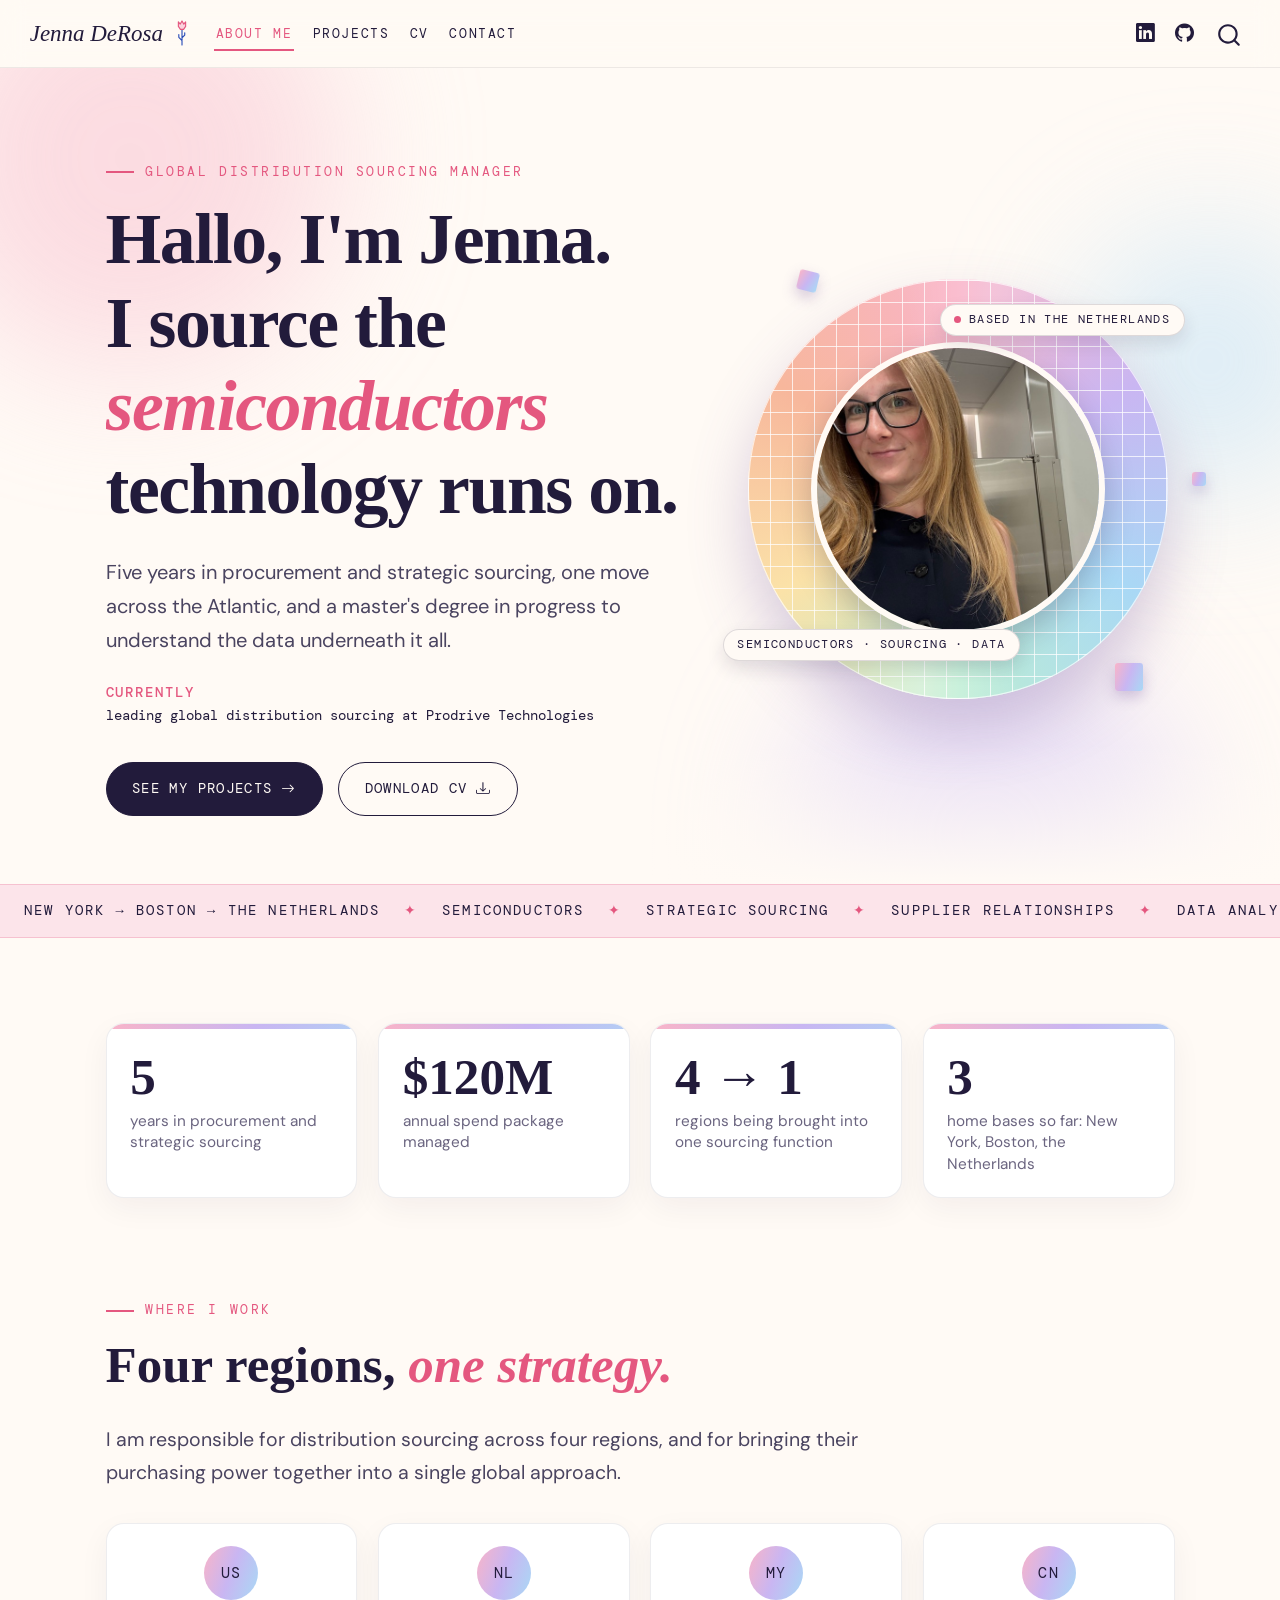
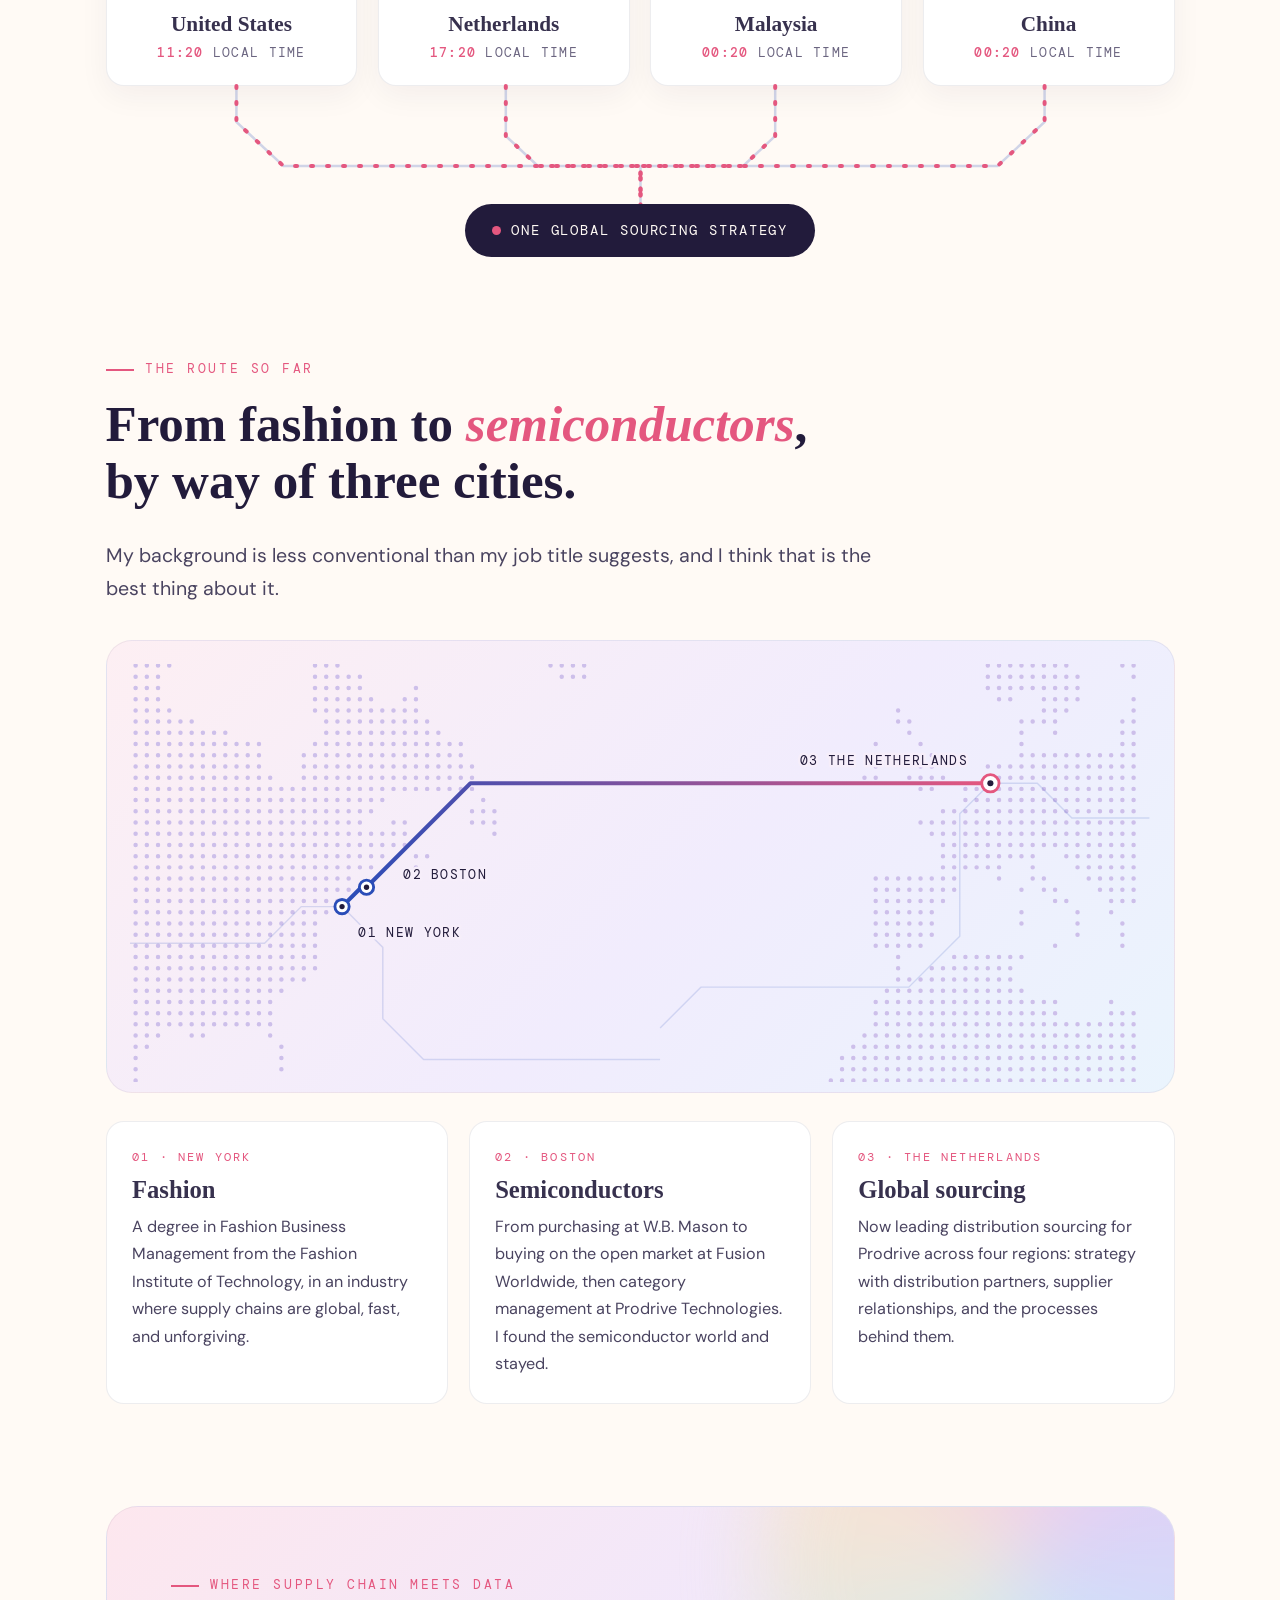
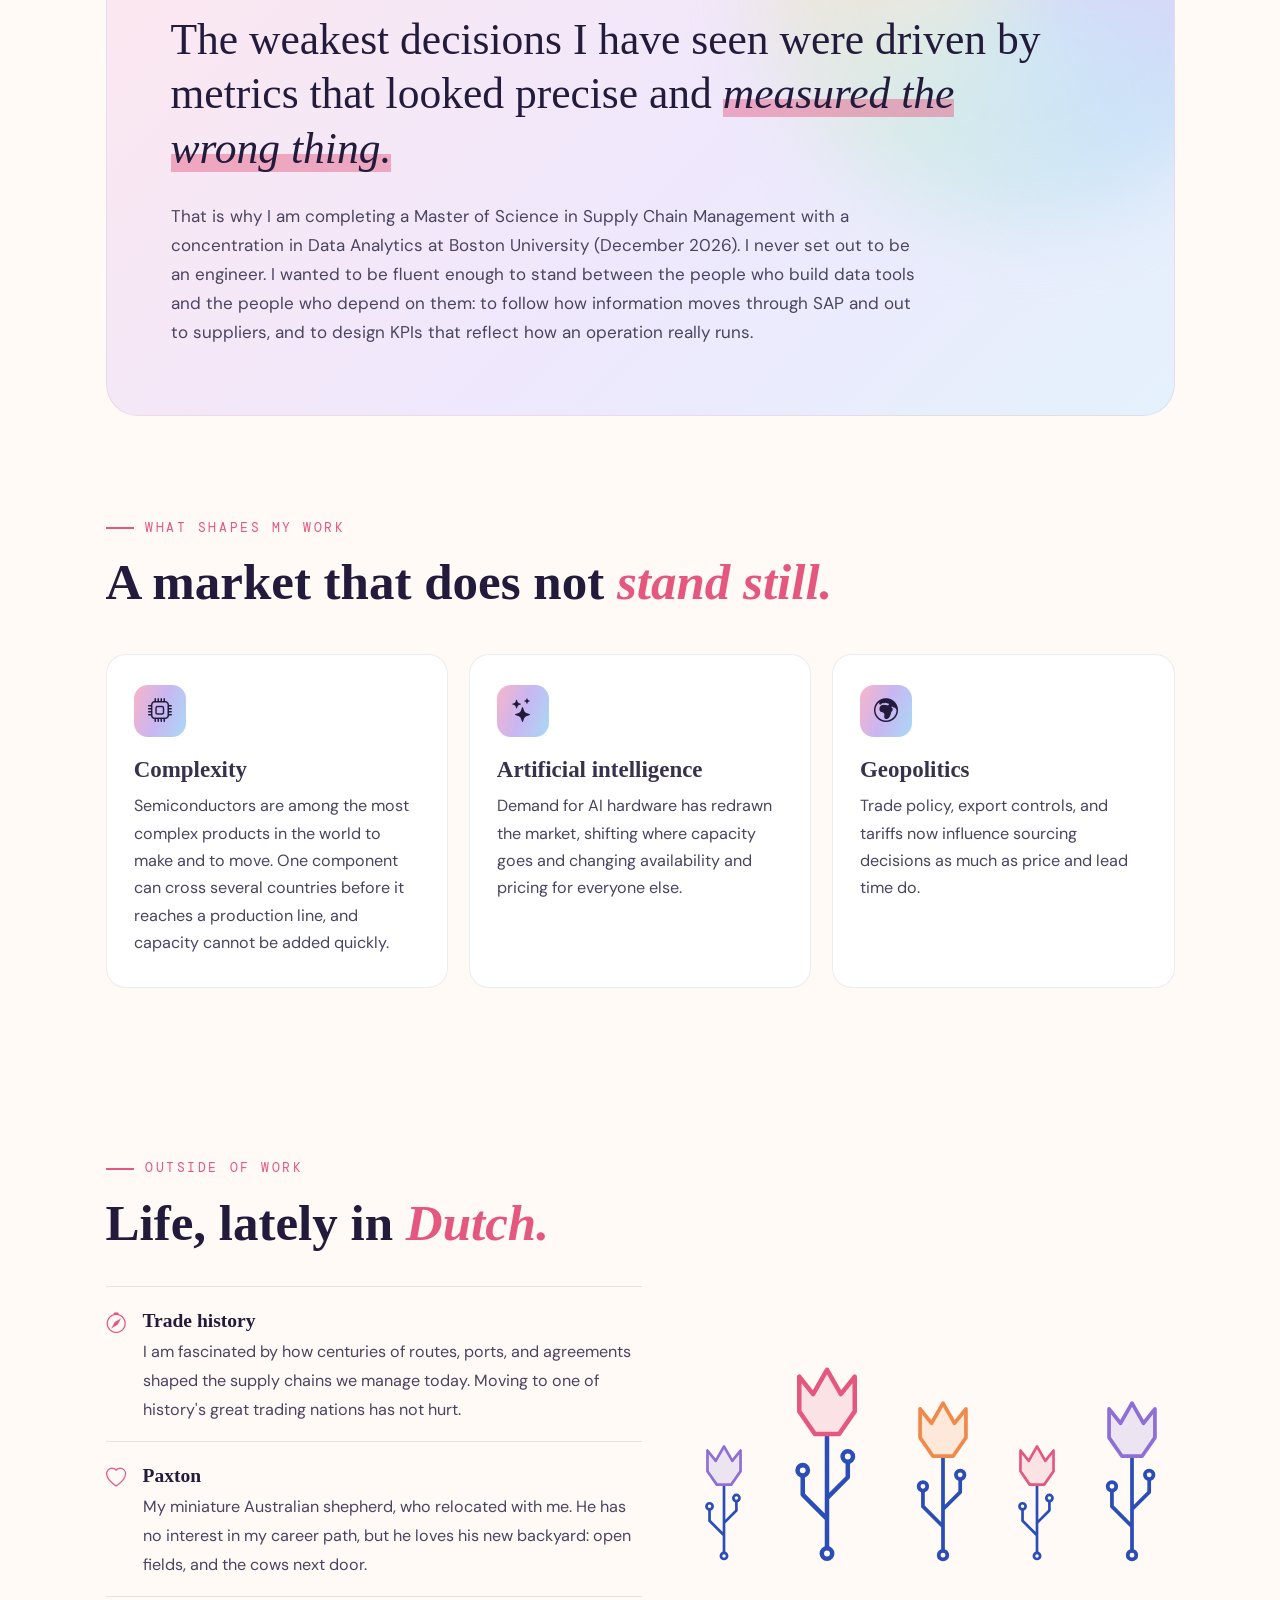
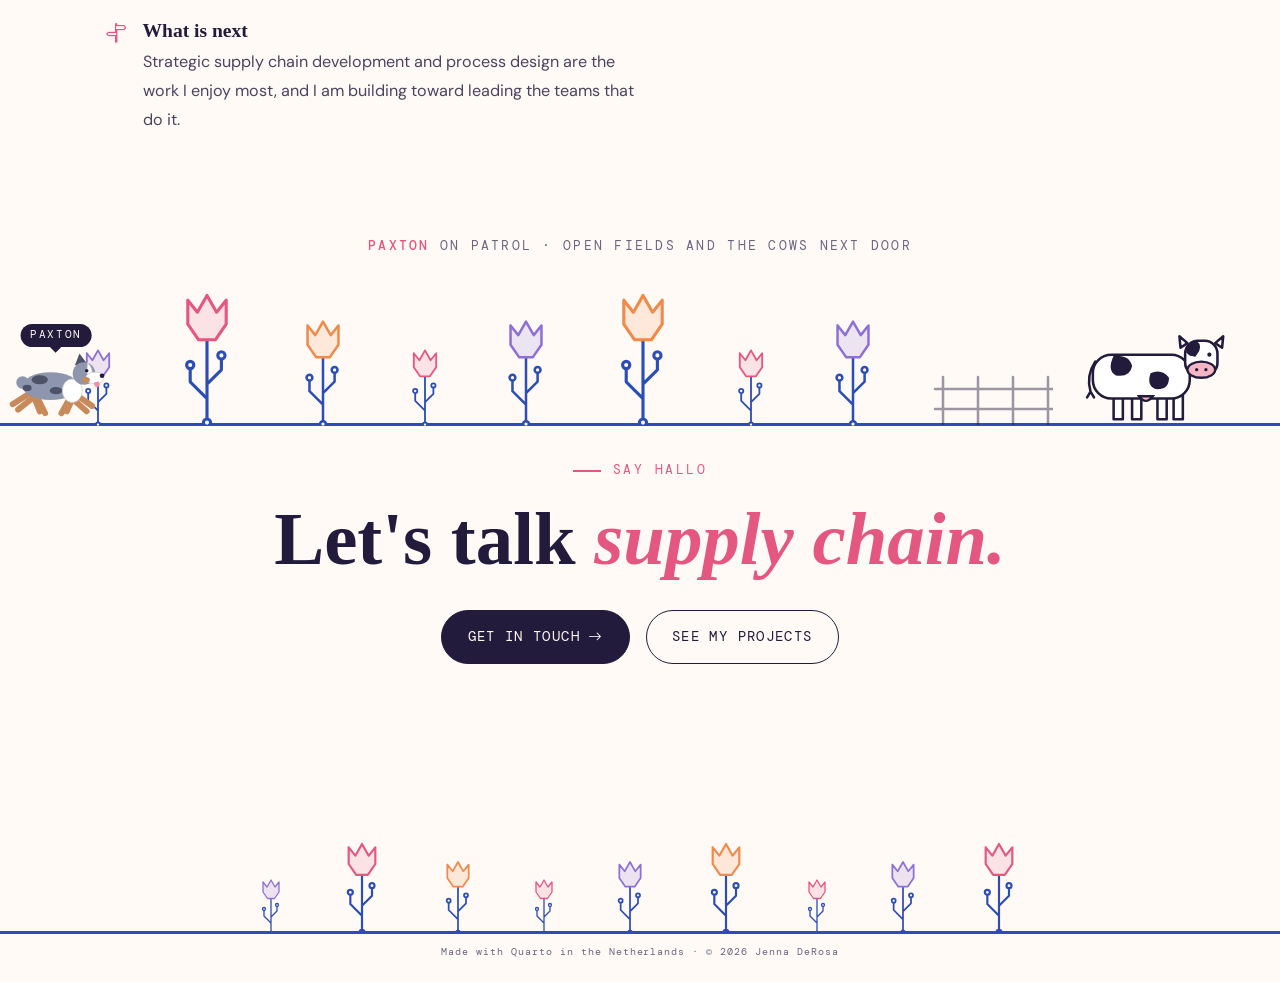
<file: index.html>
<!DOCTYPE html>
<html xmlns="http://www.w3.org/1999/xhtml" lang="en" xml:lang="en"><head>

<meta charset="utf-8">
<meta name="generator" content="quarto-1.10.18">

<meta name="viewport" content="width=device-width, initial-scale=1.0, user-scalable=yes">


<title>Jenna DeRosa | Global Distribution Sourcing – Jenna DeRosa</title>
<style>
/* Default styles provided by pandoc.
** See https://pandoc.org/MANUAL.html#variables-for-html for config info.
*/
span.smallcaps{font-variant: small-caps;}
div.columns{display: flex; gap: 1.5em;}
div.column{flex: auto;}
@media screen {
div.columns{gap: min(4vw, 1.5em);}
div.column{overflow-x: auto;}
}
div.hanging-indent{margin-left: 1.5em; text-indent: -1.5em;}
ul.task-list{list-style: none;}
ul.task-list li input[type="checkbox"] {
  width: 0.8em;
  margin: 0 0.8em 0.2em -1em; /* quarto-specific, see https://github.com/quarto-dev/quarto-cli/issues/4556 */ 
  vertical-align: middle;
}
</style>


<script src="site_libs/quarto-nav/quarto-nav.js"></script>
<script src="site_libs/quarto-nav/headroom.min.js"></script>
<script src="site_libs/clipboard/clipboard.min.js"></script>
<script src="site_libs/quarto-search/autocomplete.umd.js"></script>
<script src="site_libs/quarto-search/fuse.min.js"></script>
<script src="site_libs/quarto-search/quarto-search.js"></script>
<meta name="quarto:offset" content="./">
<script src="site_libs/quarto-html/quarto.js" type="module"></script>
<script src="site_libs/quarto-html/tabsets/tabsets.js" type="module"></script>
<script src="site_libs/quarto-html/popper.min.js"></script>
<script src="site_libs/quarto-html/tippy.umd.min.js"></script>
<script src="site_libs/quarto-html/anchor.min.js"></script>
<link href="site_libs/quarto-html/tippy.css" rel="stylesheet">
<link href="site_libs/quarto-html/quarto-syntax-highlighting-52735919a279fe972a85d23137750a1b.css" rel="stylesheet" id="quarto-text-highlighting-styles">
<script src="site_libs/bootstrap/bootstrap.min.js"></script>
<link href="site_libs/bootstrap/bootstrap-icons.css" rel="stylesheet">
<link href="site_libs/bootstrap/bootstrap-81cee0cc98e47108152bc3d2310b8d50.min.css" rel="stylesheet" append-hash="true" id="quarto-bootstrap" data-mode="light">
<script id="quarto-search-options" type="application/json">{
  "location": "navbar",
  "copy-button": false,
  "collapse-after": 3,
  "panel-placement": "end",
  "type": "overlay",
  "limit": 50,
  "keyboard-shortcut": [
    "f",
    "/",
    "s"
  ],
  "show-item-context": false,
  "language": {
    "search-no-results-text": "No results",
    "search-matching-documents-text": "matching documents",
    "search-copy-link-title": "Copy link to search",
    "search-hide-matches-text": "Hide additional matches",
    "search-more-match-text": "more match in this document",
    "search-more-matches-text": "more matches in this document",
    "search-clear-button-title": "Clear",
    "search-text-placeholder": "",
    "search-detached-cancel-button-title": "Cancel",
    "search-submit-button-title": "Submit",
    "search-label": "Search"
  }
}</script>
<script>document.documentElement.classList.add('js');</script>


<link rel="stylesheet" href="styles.css">
</head>

<body class="nav-fixed fullcontent quarto-light">

<div id="quarto-search-results"></div>
  <header id="quarto-header" class="headroom fixed-top">
    <nav class="navbar navbar-expand-lg " data-bs-theme="dark">
      <div class="navbar-container container-fluid">
      <div class="navbar-brand-container mx-auto">
    <a class="navbar-brand" href="./index.html">
    <span class="navbar-title">Jenna DeRosa</span>
    </a>
  </div>
            <div id="quarto-search" class="" title="Search"></div>
          <button class="navbar-toggler" type="button" data-bs-toggle="collapse" data-bs-target="#navbarCollapse" aria-controls="navbarCollapse" role="menu" aria-expanded="false" aria-label="Toggle navigation" onclick="if (window.quartoToggleHeadroom) { window.quartoToggleHeadroom(); }">
  <span class="navbar-toggler-icon"></span>
</button>
          <div class="collapse navbar-collapse" id="navbarCollapse">
            <ul class="navbar-nav navbar-nav-scroll me-auto">
  <li class="nav-item">
    <a class="nav-link active" href="./index.html" aria-current="page"> 
<span class="menu-text">About Me</span></a>
  </li>  
  <li class="nav-item">
    <a class="nav-link" href="./projects.html"> 
<span class="menu-text">Projects</span></a>
  </li>  
  <li class="nav-item">
    <a class="nav-link" href="./cv.html"> 
<span class="menu-text">CV</span></a>
  </li>  
  <li class="nav-item">
    <a class="nav-link" href="./contact.html"> 
<span class="menu-text">Contact</span></a>
  </li>  
</ul>
            <ul class="navbar-nav navbar-nav-scroll ms-auto">
  <li class="nav-item compact">
    <a class="nav-link" href="https://www.linkedin.com/in/jenna-derosa/"> <i class="bi bi-linkedin" role="img" aria-label="LinkedIn">
</i> 
<span class="menu-text"></span></a>
  </li>  
  <li class="nav-item compact">
    <a class="nav-link" href="https://github.com/JennaDer"> <i class="bi bi-github" role="img" aria-label="GitHub">
</i> 
<span class="menu-text"></span></a>
  </li>  
</ul>
          </div> <!-- /navcollapse -->
            <div class="quarto-navbar-tools">
</div>
      </div> <!-- /container-fluid -->
    </nav>
</header>
<!-- content -->
<div id="quarto-content" class="quarto-container page-layout-custom page-navbar">
<!-- sidebar -->
<!-- margin-sidebar -->
<!-- main -->




<section class="hero">
  <span class="blob b1"></span><span class="blob b2"></span><span class="blob b3"></span>
  <div class="wrap hero-grid">
    <div>
      <div class="kicker">Global Distribution Sourcing Manager</div>
      <h1 class="hero-title">
        <span class="line"><span>Hallo, I'm Jenna.</span></span>
        <span class="line"><span>I source the</span></span>
        <span class="line"><span><em>semiconductors</em></span></span>
        <span class="line"><span>technology runs on.</span></span>
      </h1>
      <p class="hero-sub">Five years in procurement and strategic sourcing, one move across the Atlantic, and a master's degree in progress to understand the data underneath it all.</p>
      <p class="hero-now"><b>Currently</b><span class="rotator" data-items="[&quot;leading global distribution sourcing at Prodrive Technologies&quot;, &quot;finishing an MS in Supply Chain Management at Boston University&quot;, &quot;settling into life in the Netherlands&quot;, &quot;out walking Paxton, probably&quot;]">leading global distribution sourcing at Prodrive Technologies</span></p>
      <div class="hero-cta">
        <a class="btn-pill" href="projects.html">See my projects <i class="bi bi-arrow-right"></i></a>
        <a class="btn-pill ghost" href="Jenna_DeRosa_CV.pdf">Download CV <i class="bi bi-download"></i></a>
      </div>
    </div>
    <div class="wafer-wrap" data-tilt="14">
      <div class="wafer-tilt">
        <div class="wafer"></div>
        <img class="wafer-photo" src="profile.jpg" alt="Portrait of Jenna DeRosa">
        <span class="die d1"></span><span class="die d2"></span><span class="die d3"></span>
        <span class="wafer-tag t1"><i></i>Based in the Netherlands</span>
        <span class="wafer-tag t2">Semiconductors · Sourcing · Data</span>
      </div>
    </div>
  </div>
</section>

<div class="ticker" aria-hidden="true"><div class="ticker-track">
  <span>New York → Boston → the Netherlands</span><span class="star">✦</span><span>Semiconductors</span><span class="star">✦</span><span>Strategic sourcing</span><span class="star">✦</span><span>Supplier relationships</span><span class="star">✦</span><span>Data analytics</span><span class="star">✦</span><span>USA · Netherlands · Malaysia · China</span><span class="star">✦</span><span>SAP · Python · Power BI</span><span class="star">✦</span>
  <span>New York → Boston → the Netherlands</span><span class="star">✦</span><span>Semiconductors</span><span class="star">✦</span><span>Strategic sourcing</span><span class="star">✦</span><span>Supplier relationships</span><span class="star">✦</span><span>Data analytics</span><span class="star">✦</span><span>USA · Netherlands · Malaysia · China</span><span class="star">✦</span><span>SAP · Python · Power BI</span><span class="star">✦</span>
</div></div>

<section class="sec"><div class="wrap">
  <div class="stats">
    <div class="stat reveal" style="--d:0s"><b data-count="5">5</b><span>years in procurement and strategic sourcing</span></div>
    <div class="stat reveal" style="--d:.1s"><b data-count="120" data-prefix="$" data-suffix="M">$120M</b><span>annual spend package managed</span></div>
    <div class="stat reveal" style="--d:.2s"><b>4 → 1</b><span>regions being brought into one sourcing function</span></div>
    <div class="stat reveal" style="--d:.3s"><b data-count="3">3</b><span>home bases so far: New York, Boston, the Netherlands</span></div>
  </div>
</div></section>

<section class="sec" style="padding-top:1rem"><div class="wrap">
  <div class="reveal">
    <div class="kicker">Where I work</div>
    <h2>Four regions, <em>one strategy.</em></h2>
    <p class="lead-text">I am responsible for distribution sourcing across four regions, and for bringing their purchasing power together into a single global approach.</p>
  </div>
  <div class="regions">
    <div class="region reveal" style="--d:0s"><div class="code">US</div><h3>United States</h3><div class="clock"><b data-tz="America/New_York">--:--</b> local time</div></div>
    <div class="region reveal" style="--d:.1s"><div class="code">NL</div><h3>Netherlands</h3><div class="clock"><b data-tz="Europe/Amsterdam">--:--</b> local time</div></div>
    <div class="region reveal" style="--d:.2s"><div class="code">MY</div><h3>Malaysia</h3><div class="clock"><b data-tz="Asia/Kuala_Lumpur">--:--</b> local time</div></div>
    <div class="region reveal" style="--d:.3s"><div class="code">CN</div><h3>China</h3><div class="clock"><b data-tz="Asia/Shanghai">--:--</b> local time</div></div>
  </div>
  <svg class="region-wires reveal" viewbox="0 0 1000 120" preserveaspectratio="none" aria-hidden="true">
    <path class="wire" d="M122 0 V36 L166 80 H500 M374 0 V50 L404 80 M878 0 V36 L834 80 H500 M626 0 V50 L596 80 M500 80 V120"></path>
    <path class="flow" d="M122 0 V36 L166 80 H500 V120"></path>
    <path class="flow" d="M374 0 V50 L404 80 H500 V120"></path>
    <path class="flow" d="M878 0 V36 L834 80 H500 V120"></path>
    <path class="flow" d="M626 0 V50 L596 80 H500 V120"></path>
  </svg>
  <div class="region-hub reveal"><span><i></i>One global sourcing strategy</span></div>
</div></section>

<section class="sec" style="padding-top:1rem"><div class="wrap">
  <div class="reveal">
    <div class="kicker">The route so far</div>
    <h2>From fashion to <em>semiconductors</em>,<br>by way of three cities.</h2>
    <p class="lead-text">My background is less conventional than my job title suggests, and I think that is the best thing about it.</p>
  </div>
  <div class="route-card reveal" style="margin-top:2rem">
<svg class="route-map" viewbox="0 48 1000 410" role="img" aria-label="Map showing a route from New York to Boston to the Netherlands">
<defs><lineargradient id="rmGrad" gradientunits="userSpaceOnUse" x1="208" y1="0" x2="844" y2="0"><stop offset="0" stop-color="#2A4DB8"></stop><stop offset="1" stop-color="#E4577F"></stop></lineargradient></defs>
<path class="rm-land" d="M5.5 5.5h88M192.5 5.5h99M379.5 5.5h99M610.5 5.5h66M896.5 5.5h77M5.5 16.5h88M214.5 16.5h66M390.5 16.5h88M621.5 16.5h55M885.5 16.5h77M995.5 16.5h0.01M5.5 27.5h77M225.5 27.5h55M390.5 27.5h77M643.5 27.5h11M874.5 27.5h77M984.5 27.5h11M5.5 38.5h66M247.5 38.5h22M401.5 38.5h55M852.5 38.5h88M973.5 38.5h22M5.5 49.5h44M181.5 49.5h33M412.5 49.5h44M841.5 49.5h88M973.5 49.5h22M5.5 60.5h33M181.5 60.5h55M423.5 60.5h33M841.5 60.5h99M984.5 60.5h11M5.5 71.5h33M181.5 71.5h55M280.5 71.5h0.01M841.5 71.5h99M5.5 82.5h33M181.5 82.5h66M269.5 82.5h22M852.5 82.5h22M896.5 82.5h44M984.5 82.5h11M5.5 93.5h44M181.5 93.5h110M753.5 93.5h11M896.5 93.5h33M984.5 93.5h11M5.5 104.5h66M192.5 104.5h110M753.5 104.5h22M874.5 104.5h44M973.5 104.5h22M5.5 115.5h99M192.5 115.5h121M764.5 115.5h11M874.5 115.5h0.01M907.5 115.5h0.01M973.5 115.5h22M5.5 126.5h132M181.5 126.5h154M731.5 126.5h11M775.5 126.5h11M874.5 126.5h0.01M973.5 126.5h22M5.5 137.5h132M170.5 137.5h165M731.5 137.5h11M786.5 137.5h11M874.5 137.5h121M5.5 148.5h132M170.5 148.5h176M731.5 148.5h11M775.5 148.5h22M841.5 148.5h154M5.5 159.5h143M170.5 159.5h176M720.5 159.5h22M764.5 159.5h44M841.5 159.5h154M5.5 170.5h341M775.5 170.5h22M819.5 170.5h176M5.5 181.5h253M346.5 181.5h0.01M819.5 181.5h176M5.5 192.5h242M335.5 192.5h33M797.5 192.5h198M5.5 203.5h231M258.5 203.5h22M335.5 203.5h33M775.5 203.5h220M5.5 214.5h275M357.5 214.5h11M786.5 214.5h209M5.5 225.5h275M797.5 225.5h198M5.5 236.5h253M280.5 236.5h22M797.5 236.5h99M918.5 236.5h77M5.5 247.5h242M280.5 247.5h0.01M797.5 247.5h66M885.5 247.5h11M929.5 247.5h66M5.5 258.5h220M731.5 258.5h88M852.5 258.5h0.01M885.5 258.5h22M940.5 258.5h55M5.5 269.5h231M731.5 269.5h88M874.5 269.5h0.01M896.5 269.5h22M951.5 269.5h44M5.5 280.5h209M731.5 280.5h77M907.5 280.5h22M962.5 280.5h33M5.5 291.5h198M731.5 291.5h66M874.5 291.5h0.01M929.5 291.5h0.01M962.5 291.5h11M5.5 302.5h187M731.5 302.5h66M874.5 302.5h0.01M929.5 302.5h0.01M973.5 302.5h0.01M5.5 313.5h187M731.5 313.5h66M929.5 313.5h0.01M973.5 313.5h11M5.5 324.5h187M731.5 324.5h55M907.5 324.5h11M973.5 324.5h0.01M5.5 335.5h187M753.5 335.5h0.01M808.5 335.5h77M5.5 346.5h187M753.5 346.5h11M786.5 346.5h88M5.5 357.5h176M753.5 357.5h121M5.5 368.5h154M742.5 368.5h143M5.5 379.5h143M731.5 379.5h187M962.5 379.5h11M5.5 390.5h143M731.5 390.5h187M962.5 390.5h33M5.5 401.5h143M731.5 401.5h264M5.5 412.5h33M60.5 412.5h22M137.5 412.5h11M720.5 412.5h275M5.5 423.5h22M148.5 423.5h0.01M709.5 423.5h286M5.5 434.5h11M148.5 434.5h0.01M698.5 434.5h297M5.5 445.5h11M148.5 445.5h11M698.5 445.5h297M5.5 456.5h11M687.5 456.5h308M5.5 467.5h11M687.5 467.5h308M5.5 478.5h11M676.5 478.5h319M5.5 489.5h11M137.5 489.5h22M676.5 489.5h319"></path>
<g class="rm-ghost"><path d="M208 286 h-40 l-36 36 H0"></path><path d="M844 165 h46 l34 34 H1000"></path><path d="M844 165 l-30 30 v120 l-50 50 H560 l-40 40"></path><path d="M208 286 l40 40 v70 l40 40 H520"></path></g>
<path class="rm-route" stroke="url(#rmGrad)" d="M208 286 l19 -19 H232 l102 -102 H844" pathlength="100"></path>
<g class="rm-stop s1"><circle class="rm-pad" cx="208" cy="286" r="7"></circle><circle class="rm-hole" cx="208" cy="286" r="2.6"></circle><text x="224" y="316">01 NEW YORK</text></g>
<g class="rm-stop s2"><circle class="rm-pad" cx="232" cy="267" r="7"></circle><circle class="rm-hole" cx="232" cy="267" r="2.6"></circle><text x="268" y="259">02 BOSTON</text></g>
<g class="rm-stop s3"><circle class="rm-pulse" cx="844" cy="165" r="8"></circle><circle class="rm-pad" cx="844" cy="165" r="8.5"></circle><circle class="rm-hole" cx="844" cy="165" r="3"></circle><text text-anchor="end" x="822" y="147">03 THE NETHERLANDS</text></g>
</svg>
  </div>
  <div class="stops">
    <div class="stop-card reveal" style="--d:0s"><div class="num">01 · New York</div><h3>Fashion</h3><p>A degree in Fashion Business Management from the Fashion Institute of Technology, in an industry where supply chains are global, fast, and unforgiving.</p></div>
    <div class="stop-card reveal" style="--d:.12s"><div class="num">02 · Boston</div><h3>Semiconductors</h3><p>From purchasing at W.B. Mason to buying on the open market at Fusion Worldwide, then category management at Prodrive Technologies. I found the semiconductor world and stayed.</p></div>
    <div class="stop-card reveal" style="--d:.24s"><div class="num">03 · The Netherlands</div><h3>Global sourcing</h3><p>Now leading distribution sourcing for Prodrive across four regions: strategy with distribution partners, supplier relationships, and the processes behind them.</p></div>
  </div>
</div></section>

<section class="sec" style="padding-top:1rem"><div class="wrap">
  <div class="quote-sec reveal">
    <div class="kicker">Where supply chain meets data</div>
    <blockquote class="blockquote">The weakest decisions I have seen were driven by metrics that looked precise and <span class="mark">measured the wrong thing.</span></blockquote>
    <p>That is why I am completing a Master of Science in Supply Chain Management with a concentration in Data Analytics at Boston University (December 2026). I never set out to be an engineer. I wanted to be fluent enough to stand between the people who build data tools and the people who depend on them: to follow how information moves through SAP and out to suppliers, and to design KPIs that reflect how an operation really runs.</p>
  </div>
</div></section>

<section class="sec" style="padding-top:1rem"><div class="wrap">
  <div class="reveal">
    <div class="kicker">What shapes my work</div>
    <h2>A market that does not <em>stand still.</em></h2>
  </div>
  <div class="forces">
    <div class="force reveal" style="--d:0s"><div class="ico"><i class="bi bi-cpu"></i></div><h3>Complexity</h3><p>Semiconductors are among the most complex products in the world to make and to move. One component can cross several countries before it reaches a production line, and capacity cannot be added quickly.</p></div>
    <div class="force reveal" style="--d:.12s"><div class="ico"><i class="bi bi-stars"></i></div><h3>Artificial intelligence</h3><p>Demand for AI hardware has redrawn the market, shifting where capacity goes and changing availability and pricing for everyone else.</p></div>
    <div class="force reveal" style="--d:.24s"><div class="ico"><i class="bi bi-globe-europe-africa"></i></div><h3>Geopolitics</h3><p>Trade policy, export controls, and tariffs now influence sourcing decisions as much as price and lead time do.</p></div>
  </div>
</div></section>

<section class="sec"><div class="wrap life">
  <div class="reveal">
    <div class="kicker">Outside of work</div>
    <h2>Life, lately in <em>Dutch.</em></h2>
    <ul class="life-list">
      <li><i class="bi bi-compass"></i><div><b>Trade history</b><span>I am fascinated by how centuries of routes, ports, and agreements shaped the supply chains we manage today. Moving to one of history's great trading nations has not hurt.</span></div></li>
            <li><i class="bi bi-heart"></i><div><b>Paxton</b><span>My miniature Australian shepherd, who relocated with me. He has no interest in my career path, but he loves his new backyard: open fields, and the cows next door.</span></div></li>
      <li><i class="bi bi-signpost-split"></i><div><b>What is next</b><span>Strategic supply chain development and process design are the work I enjoy most, and I am building toward leading the teams that do it.</span></div></li>
    </ul>
  </div>
  <div class="tulips reveal"><svg class="tulip small t-lilac" style="--td:0.1s" viewbox="0 0 60 122" aria-hidden="true"><path class="stem" pathlength="100" d="M30 118 V50 M30 98 l-14 -14 V72 M30 86 l12 -12 V64"></path><circle class="via stem" cx="16" cy="70" r="3"></circle><circle class="via stem" cx="42" cy="62" r="3"></circle><circle class="via stem" cx="30" cy="118" r="3"></circle><path class="bloom" pathlength="100" d="M14 16 l8 10 l8 -14 l8 14 l8 -10 v20 l-9 13 h-14 l-9 -13 z"></path></svg><svg class="tulip tall" style="--td:0.35s" viewbox="0 0 60 122" aria-hidden="true"><path class="stem" pathlength="100" d="M30 118 V50 M30 98 l-14 -14 V72 M30 86 l12 -12 V64"></path><circle class="via stem" cx="16" cy="70" r="3"></circle><circle class="via stem" cx="42" cy="62" r="3"></circle><circle class="via stem" cx="30" cy="118" r="3"></circle><path class="bloom" pathlength="100" d="M14 16 l8 10 l8 -14 l8 14 l8 -10 v20 l-9 13 h-14 l-9 -13 z"></path></svg><svg class="tulip t-orange" style="--td:0.6s" viewbox="0 0 60 122" aria-hidden="true"><path class="stem" pathlength="100" d="M30 118 V50 M30 98 l-14 -14 V72 M30 86 l12 -12 V64"></path><circle class="via stem" cx="16" cy="70" r="3"></circle><circle class="via stem" cx="42" cy="62" r="3"></circle><circle class="via stem" cx="30" cy="118" r="3"></circle><path class="bloom" pathlength="100" d="M14 16 l8 10 l8 -14 l8 14 l8 -10 v20 l-9 13 h-14 l-9 -13 z"></path></svg><svg class="tulip small" style="--td:0.85s" viewbox="0 0 60 122" aria-hidden="true"><path class="stem" pathlength="100" d="M30 118 V50 M30 98 l-14 -14 V72 M30 86 l12 -12 V64"></path><circle class="via stem" cx="16" cy="70" r="3"></circle><circle class="via stem" cx="42" cy="62" r="3"></circle><circle class="via stem" cx="30" cy="118" r="3"></circle><path class="bloom" pathlength="100" d="M14 16 l8 10 l8 -14 l8 14 l8 -10 v20 l-9 13 h-14 l-9 -13 z"></path></svg><svg class="tulip t-lilac" style="--td:1.1s" viewbox="0 0 60 122" aria-hidden="true"><path class="stem" pathlength="100" d="M30 118 V50 M30 98 l-14 -14 V72 M30 86 l12 -12 V64"></path><circle class="via stem" cx="16" cy="70" r="3"></circle><circle class="via stem" cx="42" cy="62" r="3"></circle><circle class="via stem" cx="30" cy="118" r="3"></circle><path class="bloom" pathlength="100" d="M14 16 l8 10 l8 -14 l8 14 l8 -10 v20 l-9 13 h-14 l-9 -13 z"></path></svg></div>
</div></section>

<section class="field">
  <p class="field-caption reveal"><b>Paxton</b> on patrol · open fields and the cows next door</p>
  <div class="field-ground" data-paxton="">
    <div class="field-tulips" data-tulips="8"></div>
    <svg class="fence" viewbox="0 0 120 62" aria-hidden="true"><path d="M10 62 V14 M45 62 V14 M80 62 V14 M115 62 V14 M2 26 H120 M2 46 H120"></path></svg>
    <svg class="cow" viewbox="0 0 130 86" role="img" aria-label="A cow in the neighbouring field">
      <path class="c-line c-tail" d="M14 30 q-8 12 -4 26 m0 0 l-3 5 m3 -5 l3 5"></path>
      <path class="c-body" d="M30 56 v24 h8 v-22 z M46 58 v22 h8 v-22 z M68 58 v22 h8 v-22 z M82 56 v24 h8 v-24 z"></path>
      <rect class="c-body" x="12" y="24" width="84" height="38" rx="16"></rect>
      <path class="c-spot" d="M30 25 q14 -1 16 9 q-2 10 -14 8 q-8 -4 -2 -17 z M62 40 q10 -4 16 4 q0 10 -10 10 q-10 -2 -6 -14 z"></path>
      <path class="c-pink" d="M52 60 q6 8 12 0 z"></path>
      <g class="c-head">
        <path class="c-body" d="M94 14 l-7 -6 l1 10 z M118 14 l7 -6 l-1 10 z"></path>
        <rect class="c-body" x="92" y="12" width="28" height="30" rx="11"></rect>
        <path class="c-spot" d="M93 22 q0 -9 9 -10 q6 5 0 12 q-5 3 -9 -2 z"></path>
        <ellipse class="c-pink" cx="106" cy="37" rx="12" ry="7"></ellipse>
        <circle class="c-spot" cx="100" cy="24" r="1.8"></circle><circle class="c-spot" cx="113" cy="24" r="1.8"></circle>
        <circle class="c-spot" cx="102" cy="37" r="1.4"></circle><circle class="c-spot" cx="110" cy="37" r="1.4"></circle>
      </g>
    </svg>
  </div>
</section>
<section class="sec cta" style="padding-top:2rem"><div class="wrap reveal">
  <div class="kicker" style="justify-content:center">Say hallo</div>
  <h2>Let's talk <em>supply chain.</em></h2>
  <div class="hero-cta"><a class="btn-pill" href="contact.html">Get in touch <i class="bi bi-arrow-right"></i></a><a class="btn-pill ghost" href="projects.html">See my projects</a></div>
</div></section>




<script id="quarto-html-after-body" type="application/javascript">
  window.document.addEventListener("DOMContentLoaded", function (event) {
    const icon = "";
    const anchorJS = new window.AnchorJS();
    anchorJS.options = {
      placement: 'right',
      icon: icon
    };
    anchorJS.add('.anchored');
    const isCodeAnnotation = (el) => {
      for (const clz of el.classList) {
        if (clz.startsWith('code-annotation-')) {                     
          return true;
        }
      }
      return false;
    }
    const onCopySuccess = function(e) {
      // button target
      const button = e.trigger;
      // don't keep focus
      button.blur();
      // flash "checked"
      button.classList.add('code-copy-button-checked');
      var currentTitle = button.getAttribute("title");
      button.setAttribute("title", "Copied!");
      let tooltip;
      if (window.bootstrap) {
        button.setAttribute("data-bs-toggle", "tooltip");
        button.setAttribute("data-bs-placement", "left");
        button.setAttribute("data-bs-title", "Copied!");
        tooltip = new bootstrap.Tooltip(button, 
          { trigger: "manual", 
            customClass: "code-copy-button-tooltip",
            offset: [0, -8]});
        tooltip.show();    
      }
      setTimeout(function() {
        if (tooltip) {
          tooltip.hide();
          button.removeAttribute("data-bs-title");
          button.removeAttribute("data-bs-toggle");
          button.removeAttribute("data-bs-placement");
        }
        button.setAttribute("title", currentTitle);
        button.classList.remove('code-copy-button-checked');
      }, 1000);
      // clear code selection
      e.clearSelection();
    }
    const getTextToCopy = function(trigger) {
      const outerScaffold = trigger.parentElement.cloneNode(true);
      const codeEl = outerScaffold.querySelector('code');
      for (const childEl of codeEl.children) {
        if (isCodeAnnotation(childEl)) {
          childEl.remove();
        }
      }
      return codeEl.innerText;
    }
    const clipboard = new window.ClipboardJS('.code-copy-button:not([data-in-quarto-modal])', {
      text: getTextToCopy
    });
    clipboard.on('success', onCopySuccess);
    if (window.document.getElementById('quarto-embedded-source-code-modal')) {
      const clipboardModal = new window.ClipboardJS('.code-copy-button[data-in-quarto-modal]', {
        text: getTextToCopy,
        container: window.document.getElementById('quarto-embedded-source-code-modal')
      });
      clipboardModal.on('success', onCopySuccess);
    }
      var localhostRegex = new RegExp(/^(?:http|https):\/\/localhost\:?[0-9]*\//);
      var mailtoRegex = new RegExp(/^mailto:/);
        var filterRegex = new RegExp("https:\/\/JennaDer\.github\.io\/");
      var isInternal = (href) => {
          return filterRegex.test(href) || localhostRegex.test(href) || mailtoRegex.test(href);
      }
      // Inspect non-navigation links and adorn them if external
     var links = window.document.querySelectorAll('a[href]:not(.nav-link):not(.navbar-brand):not(.toc-action):not(.sidebar-link):not(.sidebar-item-toggle):not(.pagination-link):not(.no-external):not([aria-hidden]):not(.dropdown-item):not(.quarto-navigation-tool):not(.about-link)');
      for (var i=0; i<links.length; i++) {
        const link = links[i];
        if (!isInternal(link.href)) {
          // undo the damage that might have been done by quarto-nav.js in the case of
          // links that we want to consider external
          if (link.dataset.originalHref !== undefined) {
            link.href = link.dataset.originalHref;
          }
        }
      }
    function tippyHover(el, contentFn, onTriggerFn, onUntriggerFn) {
      const config = {
        allowHTML: true,
        maxWidth: 500,
        delay: 100,
        arrow: false,
        appendTo: function(el) {
            return el.parentElement;
        },
        interactive: true,
        interactiveBorder: 10,
        theme: 'quarto',
        placement: 'bottom-start',
      };
      if (contentFn) {
        config.content = contentFn;
      }
      if (onTriggerFn) {
        config.onTrigger = onTriggerFn;
      }
      if (onUntriggerFn) {
        config.onUntrigger = onUntriggerFn;
      }
      window.tippy(el, config); 
    }
    const noterefs = window.document.querySelectorAll('a[role="doc-noteref"]');
    for (var i=0; i<noterefs.length; i++) {
      const ref = noterefs[i];
      tippyHover(ref, function() {
        // use id or data attribute instead here
        let href = ref.getAttribute('data-footnote-href') || ref.getAttribute('href');
        try { href = new URL(href).hash; } catch {}
        const id = href.replace(/^#\/?/, "");
        const note = window.document.getElementById(id);
        if (note) {
          return note.innerHTML;
        } else {
          return "";
        }
      });
    }
    const xrefs = window.document.querySelectorAll('a.quarto-xref');
    const processXRef = (id, note) => {
      // Strip column container classes
      const stripColumnClz = (el) => {
        el.classList.remove("page-full", "page-columns");
        if (el.children) {
          for (const child of el.children) {
            stripColumnClz(child);
          }
        }
      }
      stripColumnClz(note)
      if (id === null || id.startsWith('sec-')) {
        // Special case sections, only their first couple elements
        const container = document.createElement("div");
        if (note.children && note.children.length > 2) {
          container.appendChild(note.children[0].cloneNode(true));
          for (let i = 1; i < note.children.length; i++) {
            const child = note.children[i];
            if (child.tagName === "P" && child.innerText === "") {
              continue;
            } else {
              container.appendChild(child.cloneNode(true));
              break;
            }
          }
          if (window.Quarto?.typesetMath) {
            window.Quarto.typesetMath(container);
          }
          return container.innerHTML
        } else {
          if (window.Quarto?.typesetMath) {
            window.Quarto.typesetMath(note);
          }
          return note.innerHTML;
        }
      } else {
        // Remove any anchor links if they are present
        const anchorLink = note.querySelector('a.anchorjs-link');
        if (anchorLink) {
          anchorLink.remove();
        }
        if (window.Quarto?.typesetMath) {
          window.Quarto.typesetMath(note);
        }
        if (note.classList.contains("callout")) {
          return note.outerHTML;
        } else {
          return note.innerHTML;
        }
      }
    }
    for (var i=0; i<xrefs.length; i++) {
      const xref = xrefs[i];
      tippyHover(xref, undefined, function(instance) {
        instance.disable();
        let url = xref.getAttribute('href');
        let hash = undefined; 
        if (url.startsWith('#')) {
          hash = url;
        } else {
          try { hash = new URL(url).hash; } catch {}
        }
        if (hash) {
          const id = hash.replace(/^#\/?/, "");
          const note = window.document.getElementById(id);
          if (note !== null) {
            try {
              const html = processXRef(id, note.cloneNode(true));
              instance.setContent(html);
            } finally {
              instance.enable();
              instance.show();
            }
          } else {
            // See if we can fetch this
            fetch(url.split('#')[0])
            .then(res => res.text())
            .then(html => {
              const parser = new DOMParser();
              const htmlDoc = parser.parseFromString(html, "text/html");
              const note = htmlDoc.getElementById(id);
              if (note !== null) {
                const html = processXRef(id, note);
                instance.setContent(html);
              } 
            }).finally(() => {
              instance.enable();
              instance.show();
            });
          }
        } else {
          // See if we can fetch a full url (with no hash to target)
          // This is a special case and we should probably do some content thinning / targeting
          fetch(url)
          .then(res => res.text())
          .then(html => {
            const parser = new DOMParser();
            const htmlDoc = parser.parseFromString(html, "text/html");
            const note = htmlDoc.querySelector('main.content');
            if (note !== null) {
              // This should only happen for chapter cross references
              // (since there is no id in the URL)
              // remove the first header
              if (note.children.length > 0 && note.children[0].tagName === "HEADER") {
                note.children[0].remove();
              }
              const html = processXRef(null, note);
              instance.setContent(html);
            } 
          }).finally(() => {
            instance.enable();
            instance.show();
          });
        }
      }, function(instance) {
      });
    }
        let selectedAnnoteEl;
        const selectorForAnnotation = ( cell, annotation) => {
          let cellAttr = 'data-code-cell="' + cell + '"';
          let lineAttr = 'data-code-annotation="' +  annotation + '"';
          const selector = 'span[' + cellAttr + '][' + lineAttr + ']';
          return selector;
        }
        const selectCodeLines = (annoteEl) => {
          const doc = window.document;
          const targetCell = annoteEl.getAttribute("data-target-cell");
          const targetAnnotation = annoteEl.getAttribute("data-target-annotation");
          const annoteSpan = window.document.querySelector(selectorForAnnotation(targetCell, targetAnnotation));
          const lines = annoteSpan.getAttribute("data-code-lines").split(",");
          const lineIds = lines.map((line) => {
            return targetCell + "-" + line;
          })
          let top = null;
          let height = null;
          let parent = null;
          if (lineIds.length > 0) {
              //compute the position of the single el (top and bottom and make a div)
              const el = window.document.getElementById(lineIds[0]);
              top = el.offsetTop;
              height = el.offsetHeight;
              parent = el.parentElement.parentElement;
            if (lineIds.length > 1) {
              const lastEl = window.document.getElementById(lineIds[lineIds.length - 1]);
              const bottom = lastEl.offsetTop + lastEl.offsetHeight;
              height = bottom - top;
            }
            if (top !== null && height !== null && parent !== null) {
              // cook up a div (if necessary) and position it 
              let div = window.document.getElementById("code-annotation-line-highlight");
              if (div === null) {
                div = window.document.createElement("div");
                div.setAttribute("id", "code-annotation-line-highlight");
                div.style.position = 'absolute';
                parent.appendChild(div);
              }
              div.style.top = top - 2 + "px";
              div.style.height = height + 4 + "px";
              div.style.left = 0;
              let gutterDiv = window.document.getElementById("code-annotation-line-highlight-gutter");
              if (gutterDiv === null) {
                gutterDiv = window.document.createElement("div");
                gutterDiv.setAttribute("id", "code-annotation-line-highlight-gutter");
                gutterDiv.style.position = 'absolute';
                const codeCell = window.document.getElementById(targetCell);
                const gutter = codeCell.querySelector('.code-annotation-gutter');
                gutter.appendChild(gutterDiv);
              }
              gutterDiv.style.top = top - 2 + "px";
              gutterDiv.style.height = height + 4 + "px";
            }
            selectedAnnoteEl = annoteEl;
          }
        };
        const unselectCodeLines = () => {
          const elementsIds = ["code-annotation-line-highlight", "code-annotation-line-highlight-gutter"];
          elementsIds.forEach((elId) => {
            const div = window.document.getElementById(elId);
            if (div) {
              div.remove();
            }
          });
          selectedAnnoteEl = undefined;
        };
          // Handle positioning of the toggle
      window.addEventListener(
        "resize",
        throttle(() => {
          elRect = undefined;
          if (selectedAnnoteEl) {
            selectCodeLines(selectedAnnoteEl);
          }
        }, 10)
      );
      function throttle(fn, ms) {
      let throttle = false;
      let timer;
        return (...args) => {
          if(!throttle) { // first call gets through
              fn.apply(this, args);
              throttle = true;
          } else { // all the others get throttled
              if(timer) clearTimeout(timer); // cancel #2
              timer = setTimeout(() => {
                fn.apply(this, args);
                timer = throttle = false;
              }, ms);
          }
        };
      }
        // Attach click handler to the DT
        const annoteDls = window.document.querySelectorAll('dt[data-target-cell]');
        for (const annoteDlNode of annoteDls) {
          annoteDlNode.addEventListener('click', (event) => {
            const clickedEl = event.target;
            if (clickedEl !== selectedAnnoteEl) {
              unselectCodeLines();
              const activeEl = window.document.querySelector('dt[data-target-cell].code-annotation-active');
              if (activeEl) {
                activeEl.classList.remove('code-annotation-active');
              }
              selectCodeLines(clickedEl);
              clickedEl.classList.add('code-annotation-active');
            } else {
              // Unselect the line
              unselectCodeLines();
              clickedEl.classList.remove('code-annotation-active');
            }
          });
        }
    const findCites = (el) => {
      const parentEl = el.parentElement;
      if (parentEl) {
        const cites = parentEl.dataset.cites;
        if (cites) {
          return {
            el,
            cites: cites.split(' ')
          };
        } else {
          return findCites(el.parentElement)
        }
      } else {
        return undefined;
      }
    };
    var bibliorefs = window.document.querySelectorAll('a[role="doc-biblioref"]');
    for (var i=0; i<bibliorefs.length; i++) {
      const ref = bibliorefs[i];
      const citeInfo = findCites(ref);
      if (citeInfo) {
        tippyHover(citeInfo.el, function() {
          var popup = window.document.createElement('div');
          citeInfo.cites.forEach(function(cite) {
            var citeDiv = window.document.createElement('div');
            citeDiv.classList.add('hanging-indent');
            citeDiv.classList.add('csl-entry');
            var biblioDiv = window.document.getElementById('ref-' + cite);
            if (biblioDiv) {
              citeDiv.innerHTML = biblioDiv.innerHTML;
            }
            popup.appendChild(citeDiv);
          });
          return popup.innerHTML;
        });
      }
    }
  });
  </script>
</div> <!-- /content -->
<footer class="footer">
  <div class="nav-footer">
    <div class="nav-footer-left">
      &nbsp;
    </div>   
    <div class="nav-footer-center">
<p>Made with Quarto in the Netherlands · © 2026 Jenna DeRosa</p>
</div>
    <div class="nav-footer-right">
      &nbsp;
    </div>
  </div>
</footer>
<script src="site.js"></script>




</body></html>
</file>
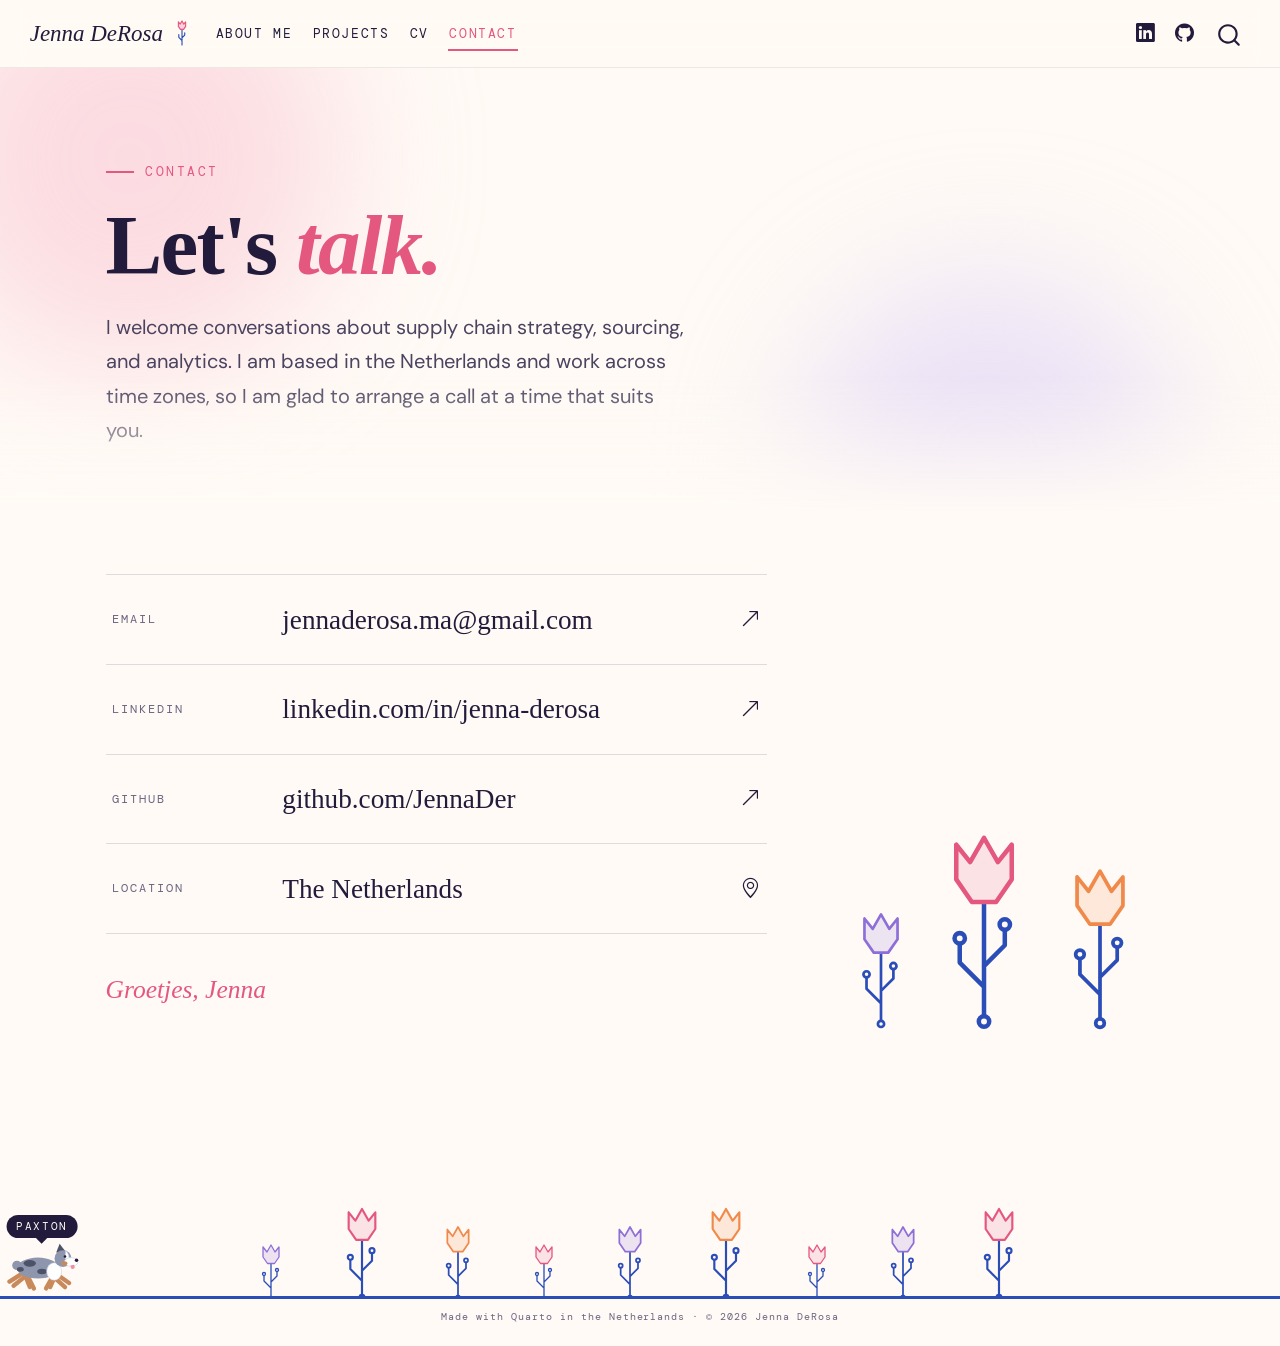
<file: contact.html>
<!DOCTYPE html>
<html xmlns="http://www.w3.org/1999/xhtml" lang="en" xml:lang="en"><head>

<meta charset="utf-8">
<meta name="generator" content="quarto-1.10.18">

<meta name="viewport" content="width=device-width, initial-scale=1.0, user-scalable=yes">


<title>Contact | Jenna DeRosa – Jenna DeRosa</title>
<style>
/* Default styles provided by pandoc.
** See https://pandoc.org/MANUAL.html#variables-for-html for config info.
*/
span.smallcaps{font-variant: small-caps;}
div.columns{display: flex; gap: 1.5em;}
div.column{flex: auto;}
@media screen {
div.columns{gap: min(4vw, 1.5em);}
div.column{overflow-x: auto;}
}
div.hanging-indent{margin-left: 1.5em; text-indent: -1.5em;}
ul.task-list{list-style: none;}
ul.task-list li input[type="checkbox"] {
  width: 0.8em;
  margin: 0 0.8em 0.2em -1em; /* quarto-specific, see https://github.com/quarto-dev/quarto-cli/issues/4556 */ 
  vertical-align: middle;
}
</style>


<script src="site_libs/quarto-nav/quarto-nav.js"></script>
<script src="site_libs/quarto-nav/headroom.min.js"></script>
<script src="site_libs/clipboard/clipboard.min.js"></script>
<script src="site_libs/quarto-search/autocomplete.umd.js"></script>
<script src="site_libs/quarto-search/fuse.min.js"></script>
<script src="site_libs/quarto-search/quarto-search.js"></script>
<meta name="quarto:offset" content="./">
<script src="site_libs/quarto-html/quarto.js" type="module"></script>
<script src="site_libs/quarto-html/tabsets/tabsets.js" type="module"></script>
<script src="site_libs/quarto-html/popper.min.js"></script>
<script src="site_libs/quarto-html/tippy.umd.min.js"></script>
<script src="site_libs/quarto-html/anchor.min.js"></script>
<link href="site_libs/quarto-html/tippy.css" rel="stylesheet">
<link href="site_libs/quarto-html/quarto-syntax-highlighting-52735919a279fe972a85d23137750a1b.css" rel="stylesheet" id="quarto-text-highlighting-styles">
<script src="site_libs/bootstrap/bootstrap.min.js"></script>
<link href="site_libs/bootstrap/bootstrap-icons.css" rel="stylesheet">
<link href="site_libs/bootstrap/bootstrap-81cee0cc98e47108152bc3d2310b8d50.min.css" rel="stylesheet" append-hash="true" id="quarto-bootstrap" data-mode="light">
<script id="quarto-search-options" type="application/json">{
  "location": "navbar",
  "copy-button": false,
  "collapse-after": 3,
  "panel-placement": "end",
  "type": "overlay",
  "limit": 50,
  "keyboard-shortcut": [
    "f",
    "/",
    "s"
  ],
  "show-item-context": false,
  "language": {
    "search-no-results-text": "No results",
    "search-matching-documents-text": "matching documents",
    "search-copy-link-title": "Copy link to search",
    "search-hide-matches-text": "Hide additional matches",
    "search-more-match-text": "more match in this document",
    "search-more-matches-text": "more matches in this document",
    "search-clear-button-title": "Clear",
    "search-text-placeholder": "",
    "search-detached-cancel-button-title": "Cancel",
    "search-submit-button-title": "Submit",
    "search-label": "Search"
  }
}</script>
<script>document.documentElement.classList.add('js');</script>


<link rel="stylesheet" href="styles.css">
</head>

<body class="nav-fixed fullcontent quarto-light">

<div id="quarto-search-results"></div>
  <header id="quarto-header" class="headroom fixed-top">
    <nav class="navbar navbar-expand-lg " data-bs-theme="dark">
      <div class="navbar-container container-fluid">
      <div class="navbar-brand-container mx-auto">
    <a class="navbar-brand" href="./index.html">
    <span class="navbar-title">Jenna DeRosa</span>
    </a>
  </div>
            <div id="quarto-search" class="" title="Search"></div>
          <button class="navbar-toggler" type="button" data-bs-toggle="collapse" data-bs-target="#navbarCollapse" aria-controls="navbarCollapse" role="menu" aria-expanded="false" aria-label="Toggle navigation" onclick="if (window.quartoToggleHeadroom) { window.quartoToggleHeadroom(); }">
  <span class="navbar-toggler-icon"></span>
</button>
          <div class="collapse navbar-collapse" id="navbarCollapse">
            <ul class="navbar-nav navbar-nav-scroll me-auto">
  <li class="nav-item">
    <a class="nav-link" href="./index.html"> 
<span class="menu-text">About Me</span></a>
  </li>  
  <li class="nav-item">
    <a class="nav-link" href="./projects.html"> 
<span class="menu-text">Projects</span></a>
  </li>  
  <li class="nav-item">
    <a class="nav-link" href="./cv.html"> 
<span class="menu-text">CV</span></a>
  </li>  
  <li class="nav-item">
    <a class="nav-link active" href="./contact.html" aria-current="page"> 
<span class="menu-text">Contact</span></a>
  </li>  
</ul>
            <ul class="navbar-nav navbar-nav-scroll ms-auto">
  <li class="nav-item compact">
    <a class="nav-link" href="https://www.linkedin.com/in/jenna-derosa/"> <i class="bi bi-linkedin" role="img" aria-label="LinkedIn">
</i> 
<span class="menu-text"></span></a>
  </li>  
  <li class="nav-item compact">
    <a class="nav-link" href="https://github.com/JennaDer"> <i class="bi bi-github" role="img" aria-label="GitHub">
</i> 
<span class="menu-text"></span></a>
  </li>  
</ul>
          </div> <!-- /navcollapse -->
            <div class="quarto-navbar-tools">
</div>
      </div> <!-- /container-fluid -->
    </nav>
</header>
<!-- content -->
<div id="quarto-content" class="quarto-container page-layout-custom page-navbar">
<!-- sidebar -->
<!-- margin-sidebar -->
<!-- main -->




<section class="page-head"><span class="blob b1"></span><span class="blob b2"></span><div class="wrap" style="position:relative">
  <div class="kicker">Contact</div>
  <h1 class="hero-title"><span class="line"><span>Let's <em>talk.</em></span></span></h1>
  <p class="lead-text hero-sub">I welcome conversations about supply chain strategy, sourcing, and analytics. I am based in the Netherlands and work across time zones, so I am glad to arrange a call at a time that suits you.</p>
</div></section>

<section><div class="wrap contact-grid">
  <div class="reveal">
    <div class="contact-rows">
      <a class="contact-row" href="mailto:jennaderosa.ma@gmail.com"><span class="lab">Email</span><span class="val">jennaderosa.ma@gmail.com</span><i class="bi bi-arrow-up-right"></i></a>
      <a class="contact-row" href="https://www.linkedin.com/in/jenna-derosa/"><span class="lab">LinkedIn</span><span class="val">linkedin.com/in/jenna-derosa</span><i class="bi bi-arrow-up-right"></i></a>
      <a class="contact-row" href="https://github.com/JennaDer"><span class="lab">GitHub</span><span class="val">github.com/JennaDer</span><i class="bi bi-arrow-up-right"></i></a>
      <div class="contact-row"><span class="lab">Location</span><span class="val">The Netherlands</span><i class="bi bi-geo-alt"></i></div>
    </div>
    <p class="signoff">Groetjes, Jenna</p>
  </div>
  <div class="tulips reveal"><svg class="tulip small t-lilac" style="--td:0.1s" viewbox="0 0 60 122" aria-hidden="true"><path class="stem" pathlength="100" d="M30 118 V50 M30 98 l-14 -14 V72 M30 86 l12 -12 V64"></path><circle class="via stem" cx="16" cy="70" r="3"></circle><circle class="via stem" cx="42" cy="62" r="3"></circle><circle class="via stem" cx="30" cy="118" r="3"></circle><path class="bloom" pathlength="100" d="M14 16 l8 10 l8 -14 l8 14 l8 -10 v20 l-9 13 h-14 l-9 -13 z"></path></svg><svg class="tulip tall" style="--td:0.35s" viewbox="0 0 60 122" aria-hidden="true"><path class="stem" pathlength="100" d="M30 118 V50 M30 98 l-14 -14 V72 M30 86 l12 -12 V64"></path><circle class="via stem" cx="16" cy="70" r="3"></circle><circle class="via stem" cx="42" cy="62" r="3"></circle><circle class="via stem" cx="30" cy="118" r="3"></circle><path class="bloom" pathlength="100" d="M14 16 l8 10 l8 -14 l8 14 l8 -10 v20 l-9 13 h-14 l-9 -13 z"></path></svg><svg class="tulip t-orange" style="--td:0.6s" viewbox="0 0 60 122" aria-hidden="true"><path class="stem" pathlength="100" d="M30 118 V50 M30 98 l-14 -14 V72 M30 86 l12 -12 V64"></path><circle class="via stem" cx="16" cy="70" r="3"></circle><circle class="via stem" cx="42" cy="62" r="3"></circle><circle class="via stem" cx="30" cy="118" r="3"></circle><path class="bloom" pathlength="100" d="M14 16 l8 10 l8 -14 l8 14 l8 -10 v20 l-9 13 h-14 l-9 -13 z"></path></svg></div>
</div></section>




<script id="quarto-html-after-body" type="application/javascript">
  window.document.addEventListener("DOMContentLoaded", function (event) {
    const icon = "";
    const anchorJS = new window.AnchorJS();
    anchorJS.options = {
      placement: 'right',
      icon: icon
    };
    anchorJS.add('.anchored');
    const isCodeAnnotation = (el) => {
      for (const clz of el.classList) {
        if (clz.startsWith('code-annotation-')) {                     
          return true;
        }
      }
      return false;
    }
    const onCopySuccess = function(e) {
      // button target
      const button = e.trigger;
      // don't keep focus
      button.blur();
      // flash "checked"
      button.classList.add('code-copy-button-checked');
      var currentTitle = button.getAttribute("title");
      button.setAttribute("title", "Copied!");
      let tooltip;
      if (window.bootstrap) {
        button.setAttribute("data-bs-toggle", "tooltip");
        button.setAttribute("data-bs-placement", "left");
        button.setAttribute("data-bs-title", "Copied!");
        tooltip = new bootstrap.Tooltip(button, 
          { trigger: "manual", 
            customClass: "code-copy-button-tooltip",
            offset: [0, -8]});
        tooltip.show();    
      }
      setTimeout(function() {
        if (tooltip) {
          tooltip.hide();
          button.removeAttribute("data-bs-title");
          button.removeAttribute("data-bs-toggle");
          button.removeAttribute("data-bs-placement");
        }
        button.setAttribute("title", currentTitle);
        button.classList.remove('code-copy-button-checked');
      }, 1000);
      // clear code selection
      e.clearSelection();
    }
    const getTextToCopy = function(trigger) {
      const outerScaffold = trigger.parentElement.cloneNode(true);
      const codeEl = outerScaffold.querySelector('code');
      for (const childEl of codeEl.children) {
        if (isCodeAnnotation(childEl)) {
          childEl.remove();
        }
      }
      return codeEl.innerText;
    }
    const clipboard = new window.ClipboardJS('.code-copy-button:not([data-in-quarto-modal])', {
      text: getTextToCopy
    });
    clipboard.on('success', onCopySuccess);
    if (window.document.getElementById('quarto-embedded-source-code-modal')) {
      const clipboardModal = new window.ClipboardJS('.code-copy-button[data-in-quarto-modal]', {
        text: getTextToCopy,
        container: window.document.getElementById('quarto-embedded-source-code-modal')
      });
      clipboardModal.on('success', onCopySuccess);
    }
      var localhostRegex = new RegExp(/^(?:http|https):\/\/localhost\:?[0-9]*\//);
      var mailtoRegex = new RegExp(/^mailto:/);
        var filterRegex = new RegExp("https:\/\/JennaDer\.github\.io\/");
      var isInternal = (href) => {
          return filterRegex.test(href) || localhostRegex.test(href) || mailtoRegex.test(href);
      }
      // Inspect non-navigation links and adorn them if external
     var links = window.document.querySelectorAll('a[href]:not(.nav-link):not(.navbar-brand):not(.toc-action):not(.sidebar-link):not(.sidebar-item-toggle):not(.pagination-link):not(.no-external):not([aria-hidden]):not(.dropdown-item):not(.quarto-navigation-tool):not(.about-link)');
      for (var i=0; i<links.length; i++) {
        const link = links[i];
        if (!isInternal(link.href)) {
          // undo the damage that might have been done by quarto-nav.js in the case of
          // links that we want to consider external
          if (link.dataset.originalHref !== undefined) {
            link.href = link.dataset.originalHref;
          }
        }
      }
    function tippyHover(el, contentFn, onTriggerFn, onUntriggerFn) {
      const config = {
        allowHTML: true,
        maxWidth: 500,
        delay: 100,
        arrow: false,
        appendTo: function(el) {
            return el.parentElement;
        },
        interactive: true,
        interactiveBorder: 10,
        theme: 'quarto',
        placement: 'bottom-start',
      };
      if (contentFn) {
        config.content = contentFn;
      }
      if (onTriggerFn) {
        config.onTrigger = onTriggerFn;
      }
      if (onUntriggerFn) {
        config.onUntrigger = onUntriggerFn;
      }
      window.tippy(el, config); 
    }
    const noterefs = window.document.querySelectorAll('a[role="doc-noteref"]');
    for (var i=0; i<noterefs.length; i++) {
      const ref = noterefs[i];
      tippyHover(ref, function() {
        // use id or data attribute instead here
        let href = ref.getAttribute('data-footnote-href') || ref.getAttribute('href');
        try { href = new URL(href).hash; } catch {}
        const id = href.replace(/^#\/?/, "");
        const note = window.document.getElementById(id);
        if (note) {
          return note.innerHTML;
        } else {
          return "";
        }
      });
    }
    const xrefs = window.document.querySelectorAll('a.quarto-xref');
    const processXRef = (id, note) => {
      // Strip column container classes
      const stripColumnClz = (el) => {
        el.classList.remove("page-full", "page-columns");
        if (el.children) {
          for (const child of el.children) {
            stripColumnClz(child);
          }
        }
      }
      stripColumnClz(note)
      if (id === null || id.startsWith('sec-')) {
        // Special case sections, only their first couple elements
        const container = document.createElement("div");
        if (note.children && note.children.length > 2) {
          container.appendChild(note.children[0].cloneNode(true));
          for (let i = 1; i < note.children.length; i++) {
            const child = note.children[i];
            if (child.tagName === "P" && child.innerText === "") {
              continue;
            } else {
              container.appendChild(child.cloneNode(true));
              break;
            }
          }
          if (window.Quarto?.typesetMath) {
            window.Quarto.typesetMath(container);
          }
          return container.innerHTML
        } else {
          if (window.Quarto?.typesetMath) {
            window.Quarto.typesetMath(note);
          }
          return note.innerHTML;
        }
      } else {
        // Remove any anchor links if they are present
        const anchorLink = note.querySelector('a.anchorjs-link');
        if (anchorLink) {
          anchorLink.remove();
        }
        if (window.Quarto?.typesetMath) {
          window.Quarto.typesetMath(note);
        }
        if (note.classList.contains("callout")) {
          return note.outerHTML;
        } else {
          return note.innerHTML;
        }
      }
    }
    for (var i=0; i<xrefs.length; i++) {
      const xref = xrefs[i];
      tippyHover(xref, undefined, function(instance) {
        instance.disable();
        let url = xref.getAttribute('href');
        let hash = undefined; 
        if (url.startsWith('#')) {
          hash = url;
        } else {
          try { hash = new URL(url).hash; } catch {}
        }
        if (hash) {
          const id = hash.replace(/^#\/?/, "");
          const note = window.document.getElementById(id);
          if (note !== null) {
            try {
              const html = processXRef(id, note.cloneNode(true));
              instance.setContent(html);
            } finally {
              instance.enable();
              instance.show();
            }
          } else {
            // See if we can fetch this
            fetch(url.split('#')[0])
            .then(res => res.text())
            .then(html => {
              const parser = new DOMParser();
              const htmlDoc = parser.parseFromString(html, "text/html");
              const note = htmlDoc.getElementById(id);
              if (note !== null) {
                const html = processXRef(id, note);
                instance.setContent(html);
              } 
            }).finally(() => {
              instance.enable();
              instance.show();
            });
          }
        } else {
          // See if we can fetch a full url (with no hash to target)
          // This is a special case and we should probably do some content thinning / targeting
          fetch(url)
          .then(res => res.text())
          .then(html => {
            const parser = new DOMParser();
            const htmlDoc = parser.parseFromString(html, "text/html");
            const note = htmlDoc.querySelector('main.content');
            if (note !== null) {
              // This should only happen for chapter cross references
              // (since there is no id in the URL)
              // remove the first header
              if (note.children.length > 0 && note.children[0].tagName === "HEADER") {
                note.children[0].remove();
              }
              const html = processXRef(null, note);
              instance.setContent(html);
            } 
          }).finally(() => {
            instance.enable();
            instance.show();
          });
        }
      }, function(instance) {
      });
    }
        let selectedAnnoteEl;
        const selectorForAnnotation = ( cell, annotation) => {
          let cellAttr = 'data-code-cell="' + cell + '"';
          let lineAttr = 'data-code-annotation="' +  annotation + '"';
          const selector = 'span[' + cellAttr + '][' + lineAttr + ']';
          return selector;
        }
        const selectCodeLines = (annoteEl) => {
          const doc = window.document;
          const targetCell = annoteEl.getAttribute("data-target-cell");
          const targetAnnotation = annoteEl.getAttribute("data-target-annotation");
          const annoteSpan = window.document.querySelector(selectorForAnnotation(targetCell, targetAnnotation));
          const lines = annoteSpan.getAttribute("data-code-lines").split(",");
          const lineIds = lines.map((line) => {
            return targetCell + "-" + line;
          })
          let top = null;
          let height = null;
          let parent = null;
          if (lineIds.length > 0) {
              //compute the position of the single el (top and bottom and make a div)
              const el = window.document.getElementById(lineIds[0]);
              top = el.offsetTop;
              height = el.offsetHeight;
              parent = el.parentElement.parentElement;
            if (lineIds.length > 1) {
              const lastEl = window.document.getElementById(lineIds[lineIds.length - 1]);
              const bottom = lastEl.offsetTop + lastEl.offsetHeight;
              height = bottom - top;
            }
            if (top !== null && height !== null && parent !== null) {
              // cook up a div (if necessary) and position it 
              let div = window.document.getElementById("code-annotation-line-highlight");
              if (div === null) {
                div = window.document.createElement("div");
                div.setAttribute("id", "code-annotation-line-highlight");
                div.style.position = 'absolute';
                parent.appendChild(div);
              }
              div.style.top = top - 2 + "px";
              div.style.height = height + 4 + "px";
              div.style.left = 0;
              let gutterDiv = window.document.getElementById("code-annotation-line-highlight-gutter");
              if (gutterDiv === null) {
                gutterDiv = window.document.createElement("div");
                gutterDiv.setAttribute("id", "code-annotation-line-highlight-gutter");
                gutterDiv.style.position = 'absolute';
                const codeCell = window.document.getElementById(targetCell);
                const gutter = codeCell.querySelector('.code-annotation-gutter');
                gutter.appendChild(gutterDiv);
              }
              gutterDiv.style.top = top - 2 + "px";
              gutterDiv.style.height = height + 4 + "px";
            }
            selectedAnnoteEl = annoteEl;
          }
        };
        const unselectCodeLines = () => {
          const elementsIds = ["code-annotation-line-highlight", "code-annotation-line-highlight-gutter"];
          elementsIds.forEach((elId) => {
            const div = window.document.getElementById(elId);
            if (div) {
              div.remove();
            }
          });
          selectedAnnoteEl = undefined;
        };
          // Handle positioning of the toggle
      window.addEventListener(
        "resize",
        throttle(() => {
          elRect = undefined;
          if (selectedAnnoteEl) {
            selectCodeLines(selectedAnnoteEl);
          }
        }, 10)
      );
      function throttle(fn, ms) {
      let throttle = false;
      let timer;
        return (...args) => {
          if(!throttle) { // first call gets through
              fn.apply(this, args);
              throttle = true;
          } else { // all the others get throttled
              if(timer) clearTimeout(timer); // cancel #2
              timer = setTimeout(() => {
                fn.apply(this, args);
                timer = throttle = false;
              }, ms);
          }
        };
      }
        // Attach click handler to the DT
        const annoteDls = window.document.querySelectorAll('dt[data-target-cell]');
        for (const annoteDlNode of annoteDls) {
          annoteDlNode.addEventListener('click', (event) => {
            const clickedEl = event.target;
            if (clickedEl !== selectedAnnoteEl) {
              unselectCodeLines();
              const activeEl = window.document.querySelector('dt[data-target-cell].code-annotation-active');
              if (activeEl) {
                activeEl.classList.remove('code-annotation-active');
              }
              selectCodeLines(clickedEl);
              clickedEl.classList.add('code-annotation-active');
            } else {
              // Unselect the line
              unselectCodeLines();
              clickedEl.classList.remove('code-annotation-active');
            }
          });
        }
    const findCites = (el) => {
      const parentEl = el.parentElement;
      if (parentEl) {
        const cites = parentEl.dataset.cites;
        if (cites) {
          return {
            el,
            cites: cites.split(' ')
          };
        } else {
          return findCites(el.parentElement)
        }
      } else {
        return undefined;
      }
    };
    var bibliorefs = window.document.querySelectorAll('a[role="doc-biblioref"]');
    for (var i=0; i<bibliorefs.length; i++) {
      const ref = bibliorefs[i];
      const citeInfo = findCites(ref);
      if (citeInfo) {
        tippyHover(citeInfo.el, function() {
          var popup = window.document.createElement('div');
          citeInfo.cites.forEach(function(cite) {
            var citeDiv = window.document.createElement('div');
            citeDiv.classList.add('hanging-indent');
            citeDiv.classList.add('csl-entry');
            var biblioDiv = window.document.getElementById('ref-' + cite);
            if (biblioDiv) {
              citeDiv.innerHTML = biblioDiv.innerHTML;
            }
            popup.appendChild(citeDiv);
          });
          return popup.innerHTML;
        });
      }
    }
  });
  </script>
</div> <!-- /content -->
<footer class="footer">
  <div class="nav-footer">
    <div class="nav-footer-left">
      &nbsp;
    </div>   
    <div class="nav-footer-center">
<p>Made with Quarto in the Netherlands · © 2026 Jenna DeRosa</p>
</div>
    <div class="nav-footer-right">
      &nbsp;
    </div>
  </div>
</footer>
<script src="site.js"></script>




</body></html>
</file>
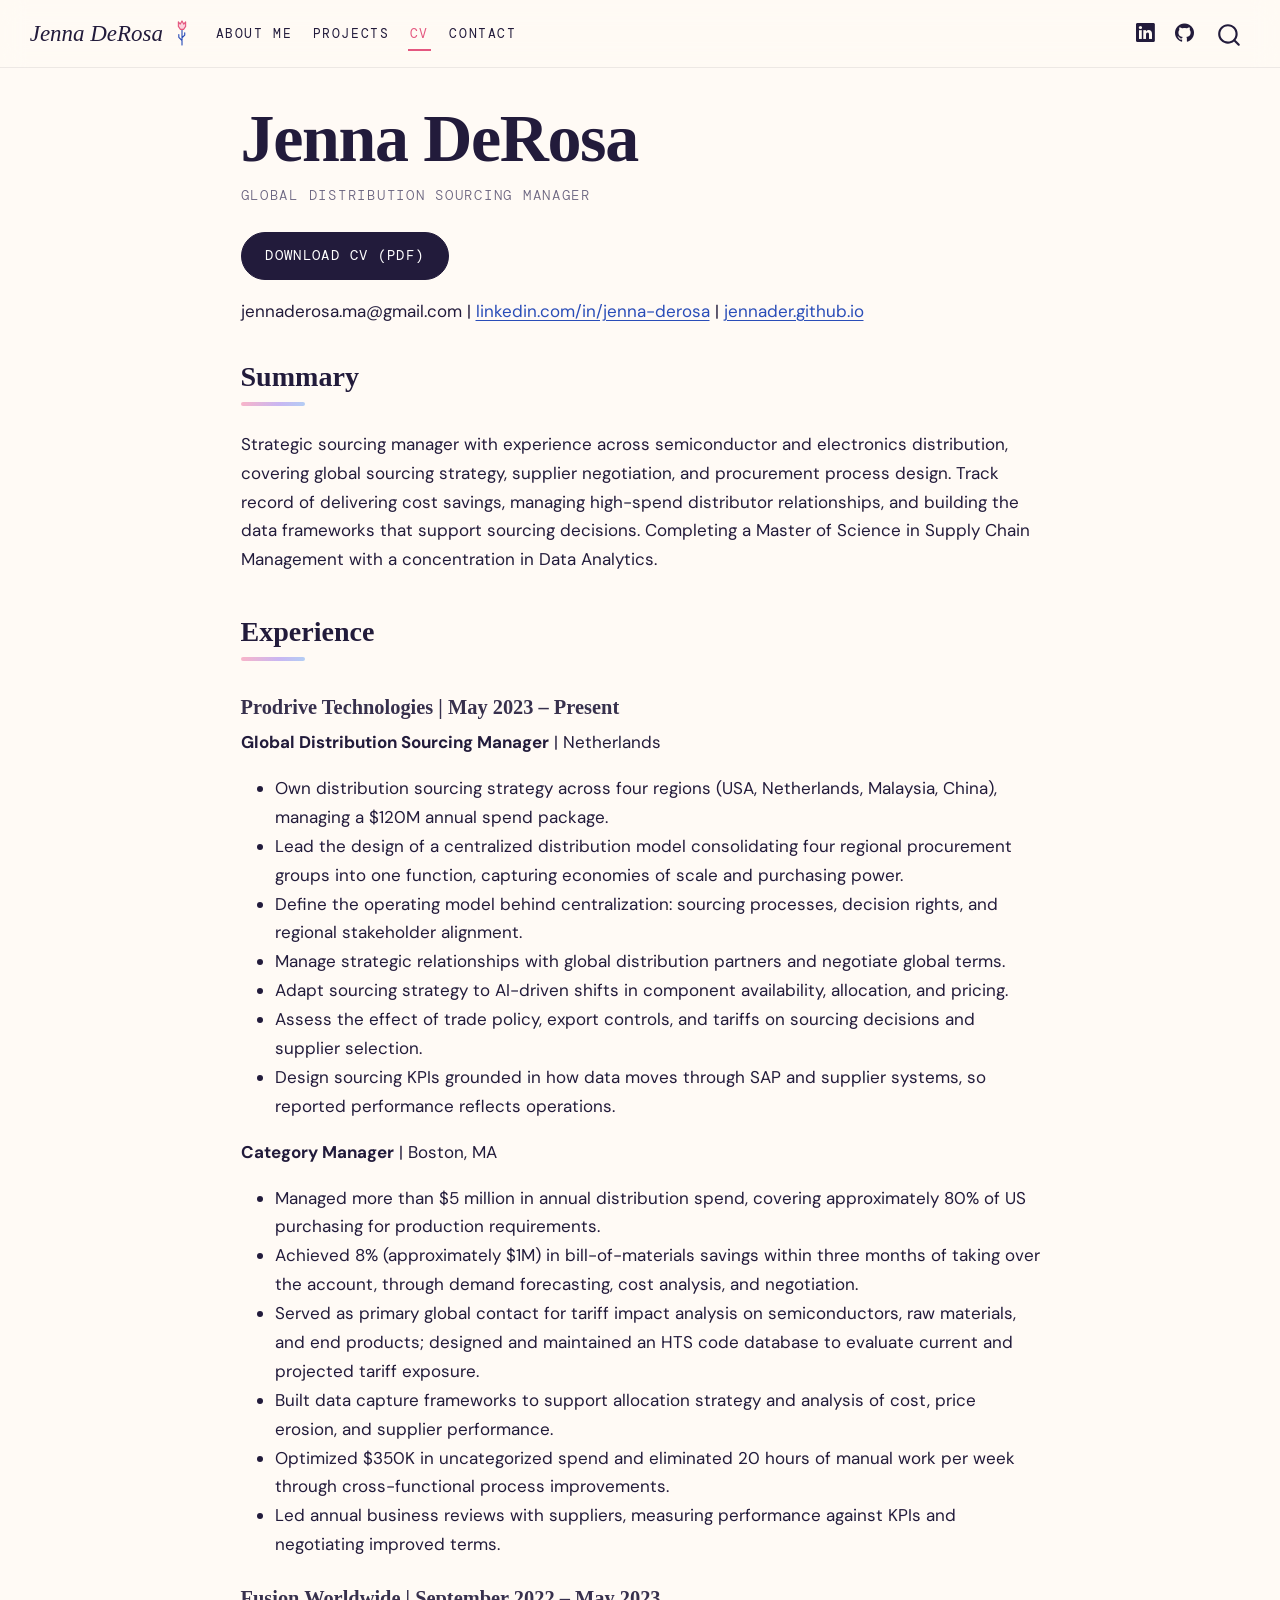
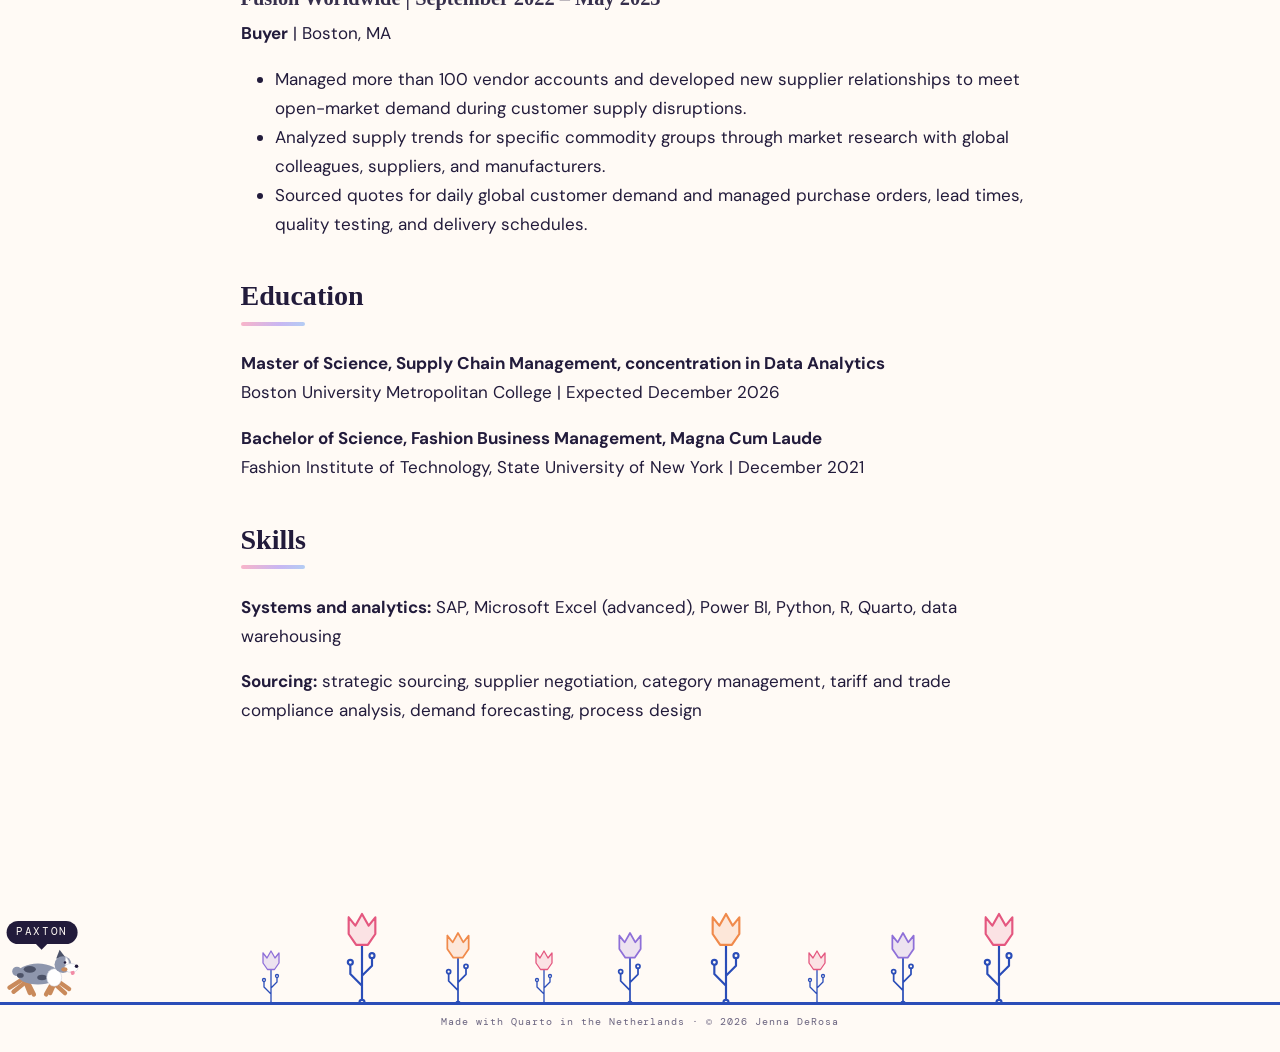
<file: cv.html>
<!DOCTYPE html>
<html xmlns="http://www.w3.org/1999/xhtml" lang="en" xml:lang="en"><head>

<meta charset="utf-8">
<meta name="generator" content="quarto-1.10.18">

<meta name="viewport" content="width=device-width, initial-scale=1.0, user-scalable=yes">


<title>Jenna DeRosa</title>
<style>
/* Default styles provided by pandoc.
** See https://pandoc.org/MANUAL.html#variables-for-html for config info.
*/
span.smallcaps{font-variant: small-caps;}
div.columns{display: flex; gap: 1.5em;}
div.column{flex: auto;}
@media screen {
div.columns{gap: min(4vw, 1.5em);}
div.column{overflow-x: auto;}
}
div.hanging-indent{margin-left: 1.5em; text-indent: -1.5em;}
ul.task-list{list-style: none;}
ul.task-list li input[type="checkbox"] {
  width: 0.8em;
  margin: 0 0.8em 0.2em -1em; /* quarto-specific, see https://github.com/quarto-dev/quarto-cli/issues/4556 */ 
  vertical-align: middle;
}
</style>


<script src="site_libs/quarto-nav/quarto-nav.js"></script>
<script src="site_libs/quarto-nav/headroom.min.js"></script>
<script src="site_libs/clipboard/clipboard.min.js"></script>
<script src="site_libs/quarto-search/autocomplete.umd.js"></script>
<script src="site_libs/quarto-search/fuse.min.js"></script>
<script src="site_libs/quarto-search/quarto-search.js"></script>
<meta name="quarto:offset" content="./">
<script src="site_libs/quarto-html/quarto.js" type="module"></script>
<script src="site_libs/quarto-html/tabsets/tabsets.js" type="module"></script>
<script src="site_libs/quarto-html/popper.min.js"></script>
<script src="site_libs/quarto-html/tippy.umd.min.js"></script>
<script src="site_libs/quarto-html/anchor.min.js"></script>
<link href="site_libs/quarto-html/tippy.css" rel="stylesheet">
<link href="site_libs/quarto-html/quarto-syntax-highlighting-52735919a279fe972a85d23137750a1b.css" rel="stylesheet" id="quarto-text-highlighting-styles">
<script src="site_libs/bootstrap/bootstrap.min.js"></script>
<link href="site_libs/bootstrap/bootstrap-icons.css" rel="stylesheet">
<link href="site_libs/bootstrap/bootstrap-81cee0cc98e47108152bc3d2310b8d50.min.css" rel="stylesheet" append-hash="true" id="quarto-bootstrap" data-mode="light">
<script id="quarto-search-options" type="application/json">{
  "location": "navbar",
  "copy-button": false,
  "collapse-after": 3,
  "panel-placement": "end",
  "type": "overlay",
  "limit": 50,
  "keyboard-shortcut": [
    "f",
    "/",
    "s"
  ],
  "show-item-context": false,
  "language": {
    "search-no-results-text": "No results",
    "search-matching-documents-text": "matching documents",
    "search-copy-link-title": "Copy link to search",
    "search-hide-matches-text": "Hide additional matches",
    "search-more-match-text": "more match in this document",
    "search-more-matches-text": "more matches in this document",
    "search-clear-button-title": "Clear",
    "search-text-placeholder": "",
    "search-detached-cancel-button-title": "Cancel",
    "search-submit-button-title": "Submit",
    "search-label": "Search"
  }
}</script>
<script>document.documentElement.classList.add('js');</script>


<link rel="stylesheet" href="styles.css">
</head>

<body class="nav-fixed fullcontent quarto-light">

<div id="quarto-search-results"></div>
  <header id="quarto-header" class="headroom fixed-top">
    <nav class="navbar navbar-expand-lg " data-bs-theme="dark">
      <div class="navbar-container container-fluid">
      <div class="navbar-brand-container mx-auto">
    <a class="navbar-brand" href="./index.html">
    <span class="navbar-title">Jenna DeRosa</span>
    </a>
  </div>
            <div id="quarto-search" class="" title="Search"></div>
          <button class="navbar-toggler" type="button" data-bs-toggle="collapse" data-bs-target="#navbarCollapse" aria-controls="navbarCollapse" role="menu" aria-expanded="false" aria-label="Toggle navigation" onclick="if (window.quartoToggleHeadroom) { window.quartoToggleHeadroom(); }">
  <span class="navbar-toggler-icon"></span>
</button>
          <div class="collapse navbar-collapse" id="navbarCollapse">
            <ul class="navbar-nav navbar-nav-scroll me-auto">
  <li class="nav-item">
    <a class="nav-link" href="./index.html"> 
<span class="menu-text">About Me</span></a>
  </li>  
  <li class="nav-item">
    <a class="nav-link" href="./projects.html"> 
<span class="menu-text">Projects</span></a>
  </li>  
  <li class="nav-item">
    <a class="nav-link active" href="./cv.html" aria-current="page"> 
<span class="menu-text">CV</span></a>
  </li>  
  <li class="nav-item">
    <a class="nav-link" href="./contact.html"> 
<span class="menu-text">Contact</span></a>
  </li>  
</ul>
            <ul class="navbar-nav navbar-nav-scroll ms-auto">
  <li class="nav-item compact">
    <a class="nav-link" href="https://www.linkedin.com/in/jenna-derosa/"> <i class="bi bi-linkedin" role="img" aria-label="LinkedIn">
</i> 
<span class="menu-text"></span></a>
  </li>  
  <li class="nav-item compact">
    <a class="nav-link" href="https://github.com/JennaDer"> <i class="bi bi-github" role="img" aria-label="GitHub">
</i> 
<span class="menu-text"></span></a>
  </li>  
</ul>
          </div> <!-- /navcollapse -->
            <div class="quarto-navbar-tools">
</div>
      </div> <!-- /container-fluid -->
    </nav>
</header>
<!-- content -->
<div id="quarto-content" class="quarto-container page-columns page-rows-contents page-layout-article page-navbar">
<!-- sidebar -->
<!-- margin-sidebar -->
    
<!-- main -->
<main class="content" id="quarto-document-content">

<header id="title-block-header" class="quarto-title-block default">
<div class="quarto-title">
<h1 class="title">Jenna DeRosa</h1>
<p class="subtitle lead">Global Distribution Sourcing Manager</p>
</div>



<div class="quarto-title-meta">

    
  
    
  </div>
  


</header>


<p><a href="Jenna_DeRosa_CV.pdf" class="btn btn-primary">Download CV (PDF)</a></p>
<p>jennaderosa.ma@gmail.com | <a href="https://www.linkedin.com/in/jenna-derosa/">linkedin.com/in/jenna-derosa</a> | <a href="https://jennader.github.io">jennader.github.io</a></p>
<section id="summary" class="level2">
<h2 class="anchored" data-anchor-id="summary">Summary</h2>
<p>Strategic sourcing manager with experience across semiconductor and electronics distribution, covering global sourcing strategy, supplier negotiation, and procurement process design. Track record of delivering cost savings, managing high-spend distributor relationships, and building the data frameworks that support sourcing decisions. Completing a Master of Science in Supply Chain Management with a concentration in Data Analytics.</p>
</section>
<section id="experience" class="level2">
<h2 class="anchored" data-anchor-id="experience">Experience</h2>
<section id="prodrive-technologies-may-2023-present" class="level3">
<h3 class="anchored" data-anchor-id="prodrive-technologies-may-2023-present">Prodrive Technologies | May 2023 – Present</h3>
<p><strong>Global Distribution Sourcing Manager</strong> | Netherlands</p>
<ul>
<li>Own distribution sourcing strategy across four regions (USA, Netherlands, Malaysia, China), managing a $120M annual spend package.</li>
<li>Lead the design of a centralized distribution model consolidating four regional procurement groups into one function, capturing economies of scale and purchasing power.</li>
<li>Define the operating model behind centralization: sourcing processes, decision rights, and regional stakeholder alignment.</li>
<li>Manage strategic relationships with global distribution partners and negotiate global terms.</li>
<li>Adapt sourcing strategy to AI-driven shifts in component availability, allocation, and pricing.</li>
<li>Assess the effect of trade policy, export controls, and tariffs on sourcing decisions and supplier selection.</li>
<li>Design sourcing KPIs grounded in how data moves through SAP and supplier systems, so reported performance reflects operations.</li>
</ul>
<p><strong>Category Manager</strong> | Boston, MA</p>
<ul>
<li>Managed more than $5 million in annual distribution spend, covering approximately 80% of US purchasing for production requirements.</li>
<li>Achieved 8% (approximately $1M) in bill-of-materials savings within three months of taking over the account, through demand forecasting, cost analysis, and negotiation.</li>
<li>Served as primary global contact for tariff impact analysis on semiconductors, raw materials, and end products; designed and maintained an HTS code database to evaluate current and projected tariff exposure.</li>
<li>Built data capture frameworks to support allocation strategy and analysis of cost, price erosion, and supplier performance.</li>
<li>Optimized $350K in uncategorized spend and eliminated 20 hours of manual work per week through cross-functional process improvements.</li>
<li>Led annual business reviews with suppliers, measuring performance against KPIs and negotiating improved terms.</li>
</ul>
</section>
<section id="fusion-worldwide-september-2022-may-2023" class="level3">
<h3 class="anchored" data-anchor-id="fusion-worldwide-september-2022-may-2023">Fusion Worldwide | September 2022 – May 2023</h3>
<p><strong>Buyer</strong> | Boston, MA</p>
<ul>
<li>Managed more than 100 vendor accounts and developed new supplier relationships to meet open-market demand during customer supply disruptions.</li>
<li>Analyzed supply trends for specific commodity groups through market research with global colleagues, suppliers, and manufacturers.</li>
<li>Sourced quotes for daily global customer demand and managed purchase orders, lead times, quality testing, and delivery schedules.</li>
</ul>
</section>
</section>
<section id="education" class="level2">
<h2 class="anchored" data-anchor-id="education">Education</h2>
<p><strong>Master of Science, Supply Chain Management, concentration in Data Analytics</strong><br>
Boston University Metropolitan College | Expected December 2026</p>
<p><strong>Bachelor of Science, Fashion Business Management, Magna Cum Laude</strong><br>
Fashion Institute of Technology, State University of New York | December 2021</p>
</section>
<section id="skills" class="level2">
<h2 class="anchored" data-anchor-id="skills">Skills</h2>
<p><strong>Systems and analytics:</strong> SAP, Microsoft Excel (advanced), Power BI, Python, R, Quarto, data warehousing</p>
<p><strong>Sourcing:</strong> strategic sourcing, supplier negotiation, category management, tariff and trade compliance analysis, demand forecasting, process design</p>


</section>

</main> <!-- /main -->
<script id="quarto-html-after-body" type="application/javascript">
  window.document.addEventListener("DOMContentLoaded", function (event) {
    const icon = "";
    const anchorJS = new window.AnchorJS();
    anchorJS.options = {
      placement: 'right',
      icon: icon
    };
    anchorJS.add('.anchored');
    const isCodeAnnotation = (el) => {
      for (const clz of el.classList) {
        if (clz.startsWith('code-annotation-')) {                     
          return true;
        }
      }
      return false;
    }
    const onCopySuccess = function(e) {
      // button target
      const button = e.trigger;
      // don't keep focus
      button.blur();
      // flash "checked"
      button.classList.add('code-copy-button-checked');
      var currentTitle = button.getAttribute("title");
      button.setAttribute("title", "Copied!");
      let tooltip;
      if (window.bootstrap) {
        button.setAttribute("data-bs-toggle", "tooltip");
        button.setAttribute("data-bs-placement", "left");
        button.setAttribute("data-bs-title", "Copied!");
        tooltip = new bootstrap.Tooltip(button, 
          { trigger: "manual", 
            customClass: "code-copy-button-tooltip",
            offset: [0, -8]});
        tooltip.show();    
      }
      setTimeout(function() {
        if (tooltip) {
          tooltip.hide();
          button.removeAttribute("data-bs-title");
          button.removeAttribute("data-bs-toggle");
          button.removeAttribute("data-bs-placement");
        }
        button.setAttribute("title", currentTitle);
        button.classList.remove('code-copy-button-checked');
      }, 1000);
      // clear code selection
      e.clearSelection();
    }
    const getTextToCopy = function(trigger) {
      const outerScaffold = trigger.parentElement.cloneNode(true);
      const codeEl = outerScaffold.querySelector('code');
      for (const childEl of codeEl.children) {
        if (isCodeAnnotation(childEl)) {
          childEl.remove();
        }
      }
      return codeEl.innerText;
    }
    const clipboard = new window.ClipboardJS('.code-copy-button:not([data-in-quarto-modal])', {
      text: getTextToCopy
    });
    clipboard.on('success', onCopySuccess);
    if (window.document.getElementById('quarto-embedded-source-code-modal')) {
      const clipboardModal = new window.ClipboardJS('.code-copy-button[data-in-quarto-modal]', {
        text: getTextToCopy,
        container: window.document.getElementById('quarto-embedded-source-code-modal')
      });
      clipboardModal.on('success', onCopySuccess);
    }
      var localhostRegex = new RegExp(/^(?:http|https):\/\/localhost\:?[0-9]*\//);
      var mailtoRegex = new RegExp(/^mailto:/);
        var filterRegex = new RegExp("https:\/\/JennaDer\.github\.io\/");
      var isInternal = (href) => {
          return filterRegex.test(href) || localhostRegex.test(href) || mailtoRegex.test(href);
      }
      // Inspect non-navigation links and adorn them if external
     var links = window.document.querySelectorAll('a[href]:not(.nav-link):not(.navbar-brand):not(.toc-action):not(.sidebar-link):not(.sidebar-item-toggle):not(.pagination-link):not(.no-external):not([aria-hidden]):not(.dropdown-item):not(.quarto-navigation-tool):not(.about-link)');
      for (var i=0; i<links.length; i++) {
        const link = links[i];
        if (!isInternal(link.href)) {
          // undo the damage that might have been done by quarto-nav.js in the case of
          // links that we want to consider external
          if (link.dataset.originalHref !== undefined) {
            link.href = link.dataset.originalHref;
          }
        }
      }
    function tippyHover(el, contentFn, onTriggerFn, onUntriggerFn) {
      const config = {
        allowHTML: true,
        maxWidth: 500,
        delay: 100,
        arrow: false,
        appendTo: function(el) {
            return el.parentElement;
        },
        interactive: true,
        interactiveBorder: 10,
        theme: 'quarto',
        placement: 'bottom-start',
      };
      if (contentFn) {
        config.content = contentFn;
      }
      if (onTriggerFn) {
        config.onTrigger = onTriggerFn;
      }
      if (onUntriggerFn) {
        config.onUntrigger = onUntriggerFn;
      }
      window.tippy(el, config); 
    }
    const noterefs = window.document.querySelectorAll('a[role="doc-noteref"]');
    for (var i=0; i<noterefs.length; i++) {
      const ref = noterefs[i];
      tippyHover(ref, function() {
        // use id or data attribute instead here
        let href = ref.getAttribute('data-footnote-href') || ref.getAttribute('href');
        try { href = new URL(href).hash; } catch {}
        const id = href.replace(/^#\/?/, "");
        const note = window.document.getElementById(id);
        if (note) {
          return note.innerHTML;
        } else {
          return "";
        }
      });
    }
    const xrefs = window.document.querySelectorAll('a.quarto-xref');
    const processXRef = (id, note) => {
      // Strip column container classes
      const stripColumnClz = (el) => {
        el.classList.remove("page-full", "page-columns");
        if (el.children) {
          for (const child of el.children) {
            stripColumnClz(child);
          }
        }
      }
      stripColumnClz(note)
      if (id === null || id.startsWith('sec-')) {
        // Special case sections, only their first couple elements
        const container = document.createElement("div");
        if (note.children && note.children.length > 2) {
          container.appendChild(note.children[0].cloneNode(true));
          for (let i = 1; i < note.children.length; i++) {
            const child = note.children[i];
            if (child.tagName === "P" && child.innerText === "") {
              continue;
            } else {
              container.appendChild(child.cloneNode(true));
              break;
            }
          }
          if (window.Quarto?.typesetMath) {
            window.Quarto.typesetMath(container);
          }
          return container.innerHTML
        } else {
          if (window.Quarto?.typesetMath) {
            window.Quarto.typesetMath(note);
          }
          return note.innerHTML;
        }
      } else {
        // Remove any anchor links if they are present
        const anchorLink = note.querySelector('a.anchorjs-link');
        if (anchorLink) {
          anchorLink.remove();
        }
        if (window.Quarto?.typesetMath) {
          window.Quarto.typesetMath(note);
        }
        if (note.classList.contains("callout")) {
          return note.outerHTML;
        } else {
          return note.innerHTML;
        }
      }
    }
    for (var i=0; i<xrefs.length; i++) {
      const xref = xrefs[i];
      tippyHover(xref, undefined, function(instance) {
        instance.disable();
        let url = xref.getAttribute('href');
        let hash = undefined; 
        if (url.startsWith('#')) {
          hash = url;
        } else {
          try { hash = new URL(url).hash; } catch {}
        }
        if (hash) {
          const id = hash.replace(/^#\/?/, "");
          const note = window.document.getElementById(id);
          if (note !== null) {
            try {
              const html = processXRef(id, note.cloneNode(true));
              instance.setContent(html);
            } finally {
              instance.enable();
              instance.show();
            }
          } else {
            // See if we can fetch this
            fetch(url.split('#')[0])
            .then(res => res.text())
            .then(html => {
              const parser = new DOMParser();
              const htmlDoc = parser.parseFromString(html, "text/html");
              const note = htmlDoc.getElementById(id);
              if (note !== null) {
                const html = processXRef(id, note);
                instance.setContent(html);
              } 
            }).finally(() => {
              instance.enable();
              instance.show();
            });
          }
        } else {
          // See if we can fetch a full url (with no hash to target)
          // This is a special case and we should probably do some content thinning / targeting
          fetch(url)
          .then(res => res.text())
          .then(html => {
            const parser = new DOMParser();
            const htmlDoc = parser.parseFromString(html, "text/html");
            const note = htmlDoc.querySelector('main.content');
            if (note !== null) {
              // This should only happen for chapter cross references
              // (since there is no id in the URL)
              // remove the first header
              if (note.children.length > 0 && note.children[0].tagName === "HEADER") {
                note.children[0].remove();
              }
              const html = processXRef(null, note);
              instance.setContent(html);
            } 
          }).finally(() => {
            instance.enable();
            instance.show();
          });
        }
      }, function(instance) {
      });
    }
        let selectedAnnoteEl;
        const selectorForAnnotation = ( cell, annotation) => {
          let cellAttr = 'data-code-cell="' + cell + '"';
          let lineAttr = 'data-code-annotation="' +  annotation + '"';
          const selector = 'span[' + cellAttr + '][' + lineAttr + ']';
          return selector;
        }
        const selectCodeLines = (annoteEl) => {
          const doc = window.document;
          const targetCell = annoteEl.getAttribute("data-target-cell");
          const targetAnnotation = annoteEl.getAttribute("data-target-annotation");
          const annoteSpan = window.document.querySelector(selectorForAnnotation(targetCell, targetAnnotation));
          const lines = annoteSpan.getAttribute("data-code-lines").split(",");
          const lineIds = lines.map((line) => {
            return targetCell + "-" + line;
          })
          let top = null;
          let height = null;
          let parent = null;
          if (lineIds.length > 0) {
              //compute the position of the single el (top and bottom and make a div)
              const el = window.document.getElementById(lineIds[0]);
              top = el.offsetTop;
              height = el.offsetHeight;
              parent = el.parentElement.parentElement;
            if (lineIds.length > 1) {
              const lastEl = window.document.getElementById(lineIds[lineIds.length - 1]);
              const bottom = lastEl.offsetTop + lastEl.offsetHeight;
              height = bottom - top;
            }
            if (top !== null && height !== null && parent !== null) {
              // cook up a div (if necessary) and position it 
              let div = window.document.getElementById("code-annotation-line-highlight");
              if (div === null) {
                div = window.document.createElement("div");
                div.setAttribute("id", "code-annotation-line-highlight");
                div.style.position = 'absolute';
                parent.appendChild(div);
              }
              div.style.top = top - 2 + "px";
              div.style.height = height + 4 + "px";
              div.style.left = 0;
              let gutterDiv = window.document.getElementById("code-annotation-line-highlight-gutter");
              if (gutterDiv === null) {
                gutterDiv = window.document.createElement("div");
                gutterDiv.setAttribute("id", "code-annotation-line-highlight-gutter");
                gutterDiv.style.position = 'absolute';
                const codeCell = window.document.getElementById(targetCell);
                const gutter = codeCell.querySelector('.code-annotation-gutter');
                gutter.appendChild(gutterDiv);
              }
              gutterDiv.style.top = top - 2 + "px";
              gutterDiv.style.height = height + 4 + "px";
            }
            selectedAnnoteEl = annoteEl;
          }
        };
        const unselectCodeLines = () => {
          const elementsIds = ["code-annotation-line-highlight", "code-annotation-line-highlight-gutter"];
          elementsIds.forEach((elId) => {
            const div = window.document.getElementById(elId);
            if (div) {
              div.remove();
            }
          });
          selectedAnnoteEl = undefined;
        };
          // Handle positioning of the toggle
      window.addEventListener(
        "resize",
        throttle(() => {
          elRect = undefined;
          if (selectedAnnoteEl) {
            selectCodeLines(selectedAnnoteEl);
          }
        }, 10)
      );
      function throttle(fn, ms) {
      let throttle = false;
      let timer;
        return (...args) => {
          if(!throttle) { // first call gets through
              fn.apply(this, args);
              throttle = true;
          } else { // all the others get throttled
              if(timer) clearTimeout(timer); // cancel #2
              timer = setTimeout(() => {
                fn.apply(this, args);
                timer = throttle = false;
              }, ms);
          }
        };
      }
        // Attach click handler to the DT
        const annoteDls = window.document.querySelectorAll('dt[data-target-cell]');
        for (const annoteDlNode of annoteDls) {
          annoteDlNode.addEventListener('click', (event) => {
            const clickedEl = event.target;
            if (clickedEl !== selectedAnnoteEl) {
              unselectCodeLines();
              const activeEl = window.document.querySelector('dt[data-target-cell].code-annotation-active');
              if (activeEl) {
                activeEl.classList.remove('code-annotation-active');
              }
              selectCodeLines(clickedEl);
              clickedEl.classList.add('code-annotation-active');
            } else {
              // Unselect the line
              unselectCodeLines();
              clickedEl.classList.remove('code-annotation-active');
            }
          });
        }
    const findCites = (el) => {
      const parentEl = el.parentElement;
      if (parentEl) {
        const cites = parentEl.dataset.cites;
        if (cites) {
          return {
            el,
            cites: cites.split(' ')
          };
        } else {
          return findCites(el.parentElement)
        }
      } else {
        return undefined;
      }
    };
    var bibliorefs = window.document.querySelectorAll('a[role="doc-biblioref"]');
    for (var i=0; i<bibliorefs.length; i++) {
      const ref = bibliorefs[i];
      const citeInfo = findCites(ref);
      if (citeInfo) {
        tippyHover(citeInfo.el, function() {
          var popup = window.document.createElement('div');
          citeInfo.cites.forEach(function(cite) {
            var citeDiv = window.document.createElement('div');
            citeDiv.classList.add('hanging-indent');
            citeDiv.classList.add('csl-entry');
            var biblioDiv = window.document.getElementById('ref-' + cite);
            if (biblioDiv) {
              citeDiv.innerHTML = biblioDiv.innerHTML;
            }
            popup.appendChild(citeDiv);
          });
          return popup.innerHTML;
        });
      }
    }
  });
  </script>
</div> <!-- /content -->
<footer class="footer">
  <div class="nav-footer">
    <div class="nav-footer-left">
      &nbsp;
    </div>   
    <div class="nav-footer-center">
<p>Made with Quarto in the Netherlands · © 2026 Jenna DeRosa</p>
</div>
    <div class="nav-footer-right">
      &nbsp;
    </div>
  </div>
</footer>
<script src="site.js"></script>




</body></html>
</file>
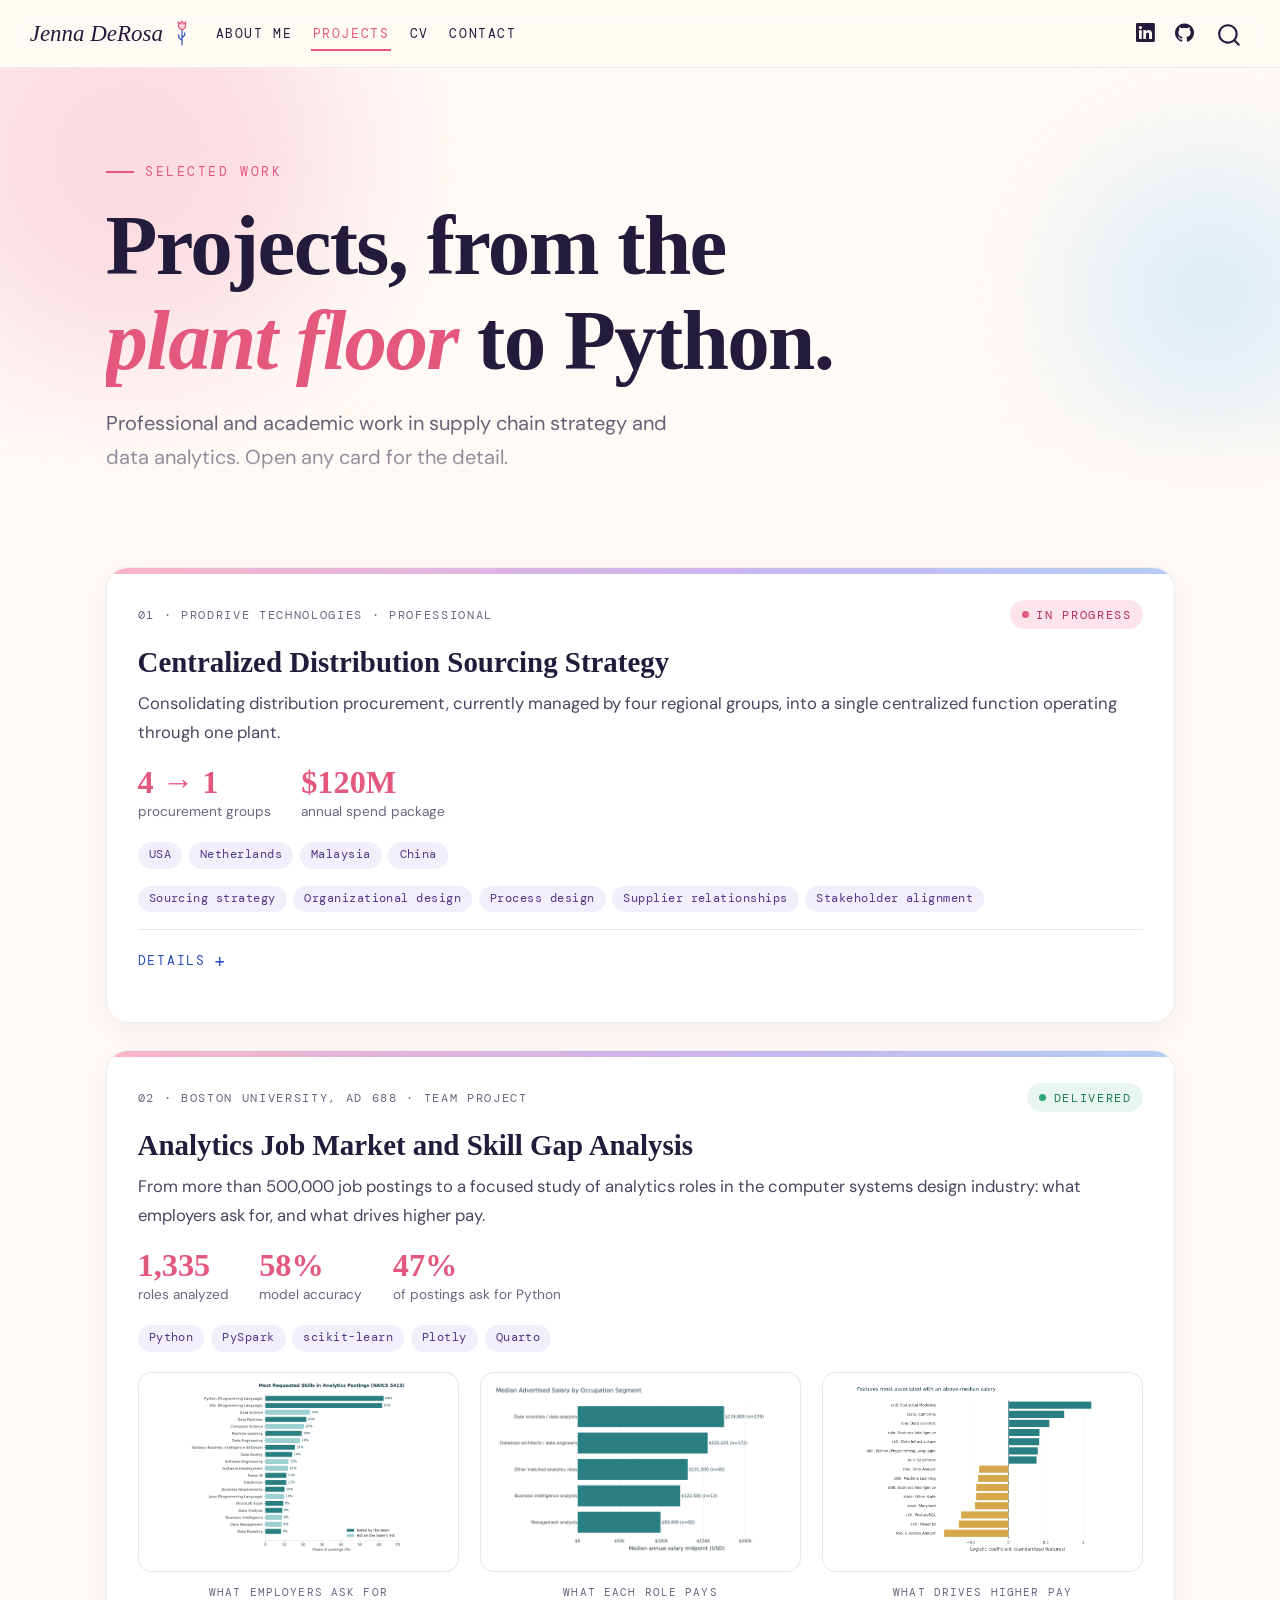
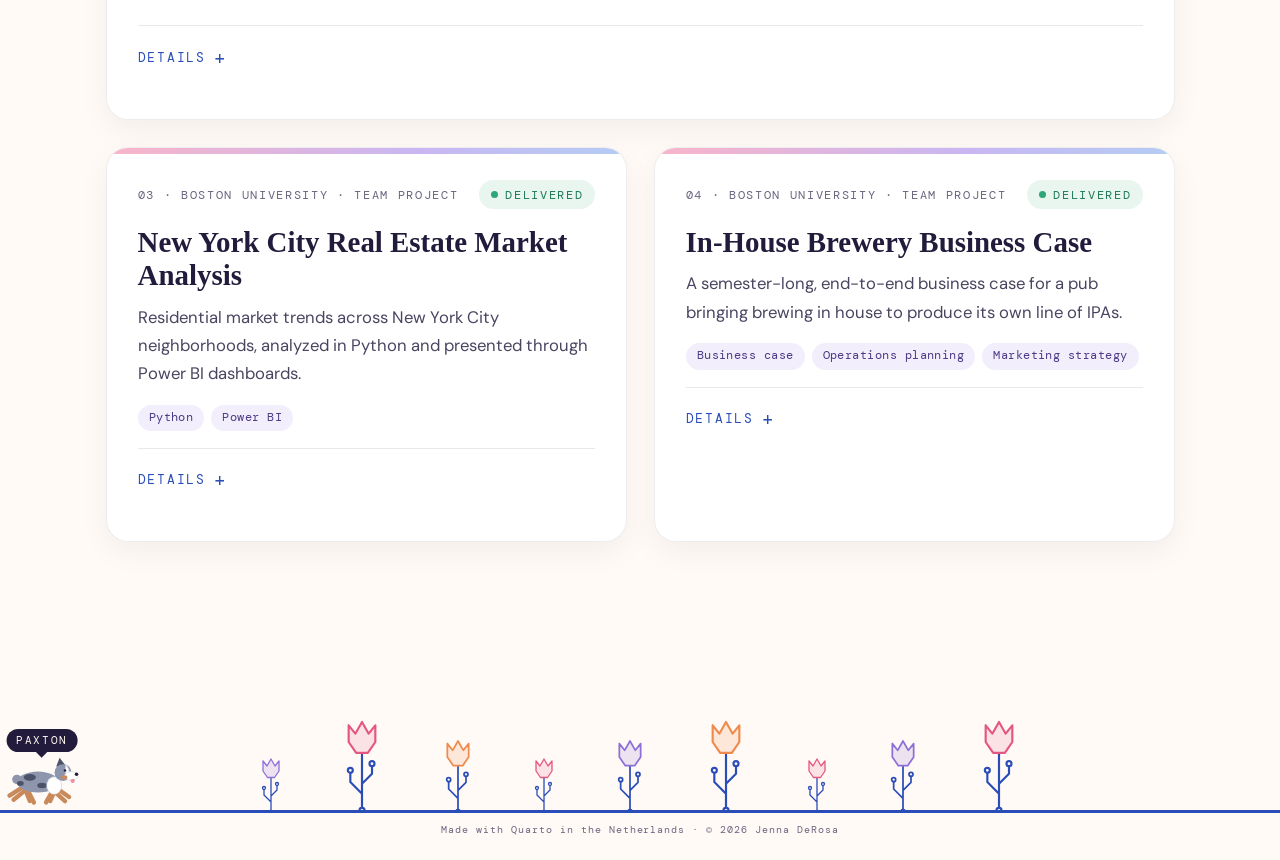
<file: projects.html>
<!DOCTYPE html>
<html xmlns="http://www.w3.org/1999/xhtml" lang="en" xml:lang="en"><head>

<meta charset="utf-8">
<meta name="generator" content="quarto-1.10.18">

<meta name="viewport" content="width=device-width, initial-scale=1.0, user-scalable=yes">


<title>Projects | Jenna DeRosa – Jenna DeRosa</title>
<style>
/* Default styles provided by pandoc.
** See https://pandoc.org/MANUAL.html#variables-for-html for config info.
*/
span.smallcaps{font-variant: small-caps;}
div.columns{display: flex; gap: 1.5em;}
div.column{flex: auto;}
@media screen {
div.columns{gap: min(4vw, 1.5em);}
div.column{overflow-x: auto;}
}
div.hanging-indent{margin-left: 1.5em; text-indent: -1.5em;}
ul.task-list{list-style: none;}
ul.task-list li input[type="checkbox"] {
  width: 0.8em;
  margin: 0 0.8em 0.2em -1em; /* quarto-specific, see https://github.com/quarto-dev/quarto-cli/issues/4556 */ 
  vertical-align: middle;
}
</style>


<script src="site_libs/quarto-nav/quarto-nav.js"></script>
<script src="site_libs/quarto-nav/headroom.min.js"></script>
<script src="site_libs/clipboard/clipboard.min.js"></script>
<script src="site_libs/quarto-search/autocomplete.umd.js"></script>
<script src="site_libs/quarto-search/fuse.min.js"></script>
<script src="site_libs/quarto-search/quarto-search.js"></script>
<meta name="quarto:offset" content="./">
<script src="site_libs/quarto-html/quarto.js" type="module"></script>
<script src="site_libs/quarto-html/tabsets/tabsets.js" type="module"></script>
<script src="site_libs/quarto-html/popper.min.js"></script>
<script src="site_libs/quarto-html/tippy.umd.min.js"></script>
<script src="site_libs/quarto-html/anchor.min.js"></script>
<link href="site_libs/quarto-html/tippy.css" rel="stylesheet">
<link href="site_libs/quarto-html/quarto-syntax-highlighting-52735919a279fe972a85d23137750a1b.css" rel="stylesheet" id="quarto-text-highlighting-styles">
<script src="site_libs/bootstrap/bootstrap.min.js"></script>
<link href="site_libs/bootstrap/bootstrap-icons.css" rel="stylesheet">
<link href="site_libs/bootstrap/bootstrap-81cee0cc98e47108152bc3d2310b8d50.min.css" rel="stylesheet" append-hash="true" id="quarto-bootstrap" data-mode="light">
<script id="quarto-search-options" type="application/json">{
  "location": "navbar",
  "copy-button": false,
  "collapse-after": 3,
  "panel-placement": "end",
  "type": "overlay",
  "limit": 50,
  "keyboard-shortcut": [
    "f",
    "/",
    "s"
  ],
  "show-item-context": false,
  "language": {
    "search-no-results-text": "No results",
    "search-matching-documents-text": "matching documents",
    "search-copy-link-title": "Copy link to search",
    "search-hide-matches-text": "Hide additional matches",
    "search-more-match-text": "more match in this document",
    "search-more-matches-text": "more matches in this document",
    "search-clear-button-title": "Clear",
    "search-text-placeholder": "",
    "search-detached-cancel-button-title": "Cancel",
    "search-submit-button-title": "Submit",
    "search-label": "Search"
  }
}</script>
<script>document.documentElement.classList.add('js');</script>


<link rel="stylesheet" href="styles.css">
</head>

<body class="nav-fixed fullcontent quarto-light">

<div id="quarto-search-results"></div>
  <header id="quarto-header" class="headroom fixed-top">
    <nav class="navbar navbar-expand-lg " data-bs-theme="dark">
      <div class="navbar-container container-fluid">
      <div class="navbar-brand-container mx-auto">
    <a class="navbar-brand" href="./index.html">
    <span class="navbar-title">Jenna DeRosa</span>
    </a>
  </div>
            <div id="quarto-search" class="" title="Search"></div>
          <button class="navbar-toggler" type="button" data-bs-toggle="collapse" data-bs-target="#navbarCollapse" aria-controls="navbarCollapse" role="menu" aria-expanded="false" aria-label="Toggle navigation" onclick="if (window.quartoToggleHeadroom) { window.quartoToggleHeadroom(); }">
  <span class="navbar-toggler-icon"></span>
</button>
          <div class="collapse navbar-collapse" id="navbarCollapse">
            <ul class="navbar-nav navbar-nav-scroll me-auto">
  <li class="nav-item">
    <a class="nav-link" href="./index.html"> 
<span class="menu-text">About Me</span></a>
  </li>  
  <li class="nav-item">
    <a class="nav-link active" href="./projects.html" aria-current="page"> 
<span class="menu-text">Projects</span></a>
  </li>  
  <li class="nav-item">
    <a class="nav-link" href="./cv.html"> 
<span class="menu-text">CV</span></a>
  </li>  
  <li class="nav-item">
    <a class="nav-link" href="./contact.html"> 
<span class="menu-text">Contact</span></a>
  </li>  
</ul>
            <ul class="navbar-nav navbar-nav-scroll ms-auto">
  <li class="nav-item compact">
    <a class="nav-link" href="https://www.linkedin.com/in/jenna-derosa/"> <i class="bi bi-linkedin" role="img" aria-label="LinkedIn">
</i> 
<span class="menu-text"></span></a>
  </li>  
  <li class="nav-item compact">
    <a class="nav-link" href="https://github.com/JennaDer"> <i class="bi bi-github" role="img" aria-label="GitHub">
</i> 
<span class="menu-text"></span></a>
  </li>  
</ul>
          </div> <!-- /navcollapse -->
            <div class="quarto-navbar-tools">
</div>
      </div> <!-- /container-fluid -->
    </nav>
</header>
<!-- content -->
<div id="quarto-content" class="quarto-container page-layout-custom page-navbar">
<!-- sidebar -->
<!-- margin-sidebar -->
<!-- main -->




<section class="page-head"><span class="blob b1"></span><span class="blob b3"></span><div class="wrap" style="position:relative">
  <div class="kicker">Selected work</div>
  <h1 class="hero-title"><span class="line"><span>Projects, from the</span></span><span class="line"><span><em>plant floor</em> to Python.</span></span></h1>
  <p class="lead-text hero-sub">Professional and academic work in supply chain strategy and data analytics. Open any card for the detail.</p>
</div></section>

<section><div class="wrap proj-grid">

  <article class="proj wide reveal" data-tilt="3">
    <div class="proj-meta"><span>01 · Prodrive Technologies · Professional</span><span class="status live"><i></i>In progress</span></div>
    <h2>Centralized Distribution Sourcing Strategy</h2>
    <p>Consolidating distribution procurement, currently managed by four regional groups, into a single centralized function operating through one plant.</p>
    <div class="proj-stats"><div><b>4 → 1</b>procurement groups</div><div><b data-count="120" data-prefix="$" data-suffix="M">$120M</b>annual spend package</div></div>
    <div class="chips"><span>USA</span><span>Netherlands</span><span>Malaysia</span><span>China</span></div>
    <div class="chips"><span>Sourcing strategy</span><span>Organizational design</span><span>Process design</span><span>Supplier relationships</span><span>Stakeholder alignment</span></div>
    <details><summary>Details</summary><div>
      <p><strong>Objective.</strong> Consolidate distribution procurement into a single centralized function operating through one plant.</p>
      <p><strong>Approach.</strong> I am developing the sourcing strategy and the operating model that supports it. The work covers the commercial case for consolidation, the redesign of procurement processes and decision rights, and alignment with regional stakeholders and distribution partners.</p>
      <p><strong>Expected outcome.</strong> Greater economies of scale, consolidated purchasing power with distribution partners, and a consistent global approach to distribution sourcing.</p>
    </div></details>
  </article>

  <article class="proj wide reveal" data-tilt="2">
    <div class="proj-meta"><span>02 · Boston University, AD 688 · Team project</span><span class="status"><i></i>Delivered</span></div>
    <h2>Analytics Job Market and Skill Gap Analysis</h2>
    <p>From more than 500,000 job postings to a focused study of analytics roles in the computer systems design industry: what employers ask for, and what drives higher pay.</p>
    <div class="proj-stats"><div><b data-count="1790">1,790</b>roles analyzed</div><div><b data-count="78" data-suffix="%">78%</b>model accuracy</div><div><b data-count="63" data-suffix="%">63%</b>of postings ask for Python</div></div>
    <div class="chips"><span>Python</span><span>PySpark</span><span>scikit-learn</span><span>Plotly</span><span>Quarto</span></div>
    <div class="proj-gallery">
      <figure class="figure"><a href="images/top_posting_skills.png"><img src="images/top_posting_skills.png" alt="Bar chart of the most requested skills in analytics job postings. Python and SQL lead at 63 and 62 percent." loading="lazy" class="figure-img"></a><figcaption>What employers ask for</figcaption></figure>
      <figure class="figure"><a href="images/median_salary_by_occupation.png"><img src="images/median_salary_by_occupation.png" alt="Bar chart of median advertised salary by occupation. Data scientists and data analysts lead at 174,800 dollars, and management analysts are lowest at 99,000 dollars." loading="lazy" class="figure-img"></a><figcaption>What each role pays</figcaption></figure>
      <figure class="figure"><a href="images/model_top_features.png"><img src="images/model_top_features.png" alt="Bar chart of the features most associated with an above-median salary. Statistical modeling, California and the data scientist role are the strongest positive factors." loading="lazy" class="figure-img"></a><figcaption>What drives higher pay</figcaption></figure>
    </div>
    <details><summary>Details</summary><div>
      <p><strong>Approach.</strong> The team constructed an analytical panel of recent analytics roles, measured employer demand by skill, benchmarked that demand against our own proficiency to produce a prioritized development plan, and built classification models to identify the factors associated with higher-paying roles. When the initial industry selection produced too few postings for reliable analysis, we revised the scope and documented the change.</p>
      <p><strong>Outcome.</strong></p>
      <ul>
        <li>Python and SQL each appear in more than 60% of postings, well ahead of all other skills.</li>
        <li>The median advertised salary was $151,475, and 41% of postings offered remote or hybrid work.</li>
        <li>Job title alone identified higher-paying postings with 59% accuracy. A model incorporating skills, location, and education reached 78%.</li>
        <li>The skills most strongly associated with higher pay were not those most frequently requested.</li>
      </ul>
      <a class="btn-pill ghost" href="https://github.com/JennaDer/METAD688_Group2">View on GitHub <i class="bi bi-arrow-up-right"></i></a>
    </div></details>
  </article>

  <article class="proj reveal" data-tilt="5">
    <div class="proj-meta"><span>03 · Boston University · Team project</span><span class="status"><i></i>Delivered</span></div>
    <h2>New York City Real Estate Market Analysis</h2>
    <p>Residential market trends across New York City neighborhoods, analyzed in Python and presented through Power BI dashboards.</p>
    <div class="chips"><span>Python</span><span>Power BI</span></div>
    <details><summary>Details</summary><div><ul>
      <li>A group of neighborhoods experienced sharp increases in residential prices.</li>
      <li>A second group tracked closely with industrial investment in the surrounding area.</li>
      <li>A third group continued to decline in value while population growth exceeded the capacity of the local housing stock.</li>
    </ul></div></details>
  </article>

  <article class="proj reveal" data-tilt="5" style="--d:.12s">
    <div class="proj-meta"><span>04 · Boston University · Team project</span><span class="status"><i></i>Delivered</span></div>
    <h2>In-House Brewery Business Case</h2>
    <p>A semester-long, end-to-end business case for a pub bringing brewing in house to produce its own line of IPAs.</p>
    <div class="chips"><span>Business case</span><span>Operations planning</span><span>Marketing strategy</span></div>
    <details><summary>Details</summary><div>
      <p>The team covered market positioning, marketing strategy, and the operational requirements of in-house production. The analysis supported the investment: initial losses narrowed over the first several years, and in-house production strengthened the pub's community presence and supported longer-term market development.</p>
    </div></details>
  </article>

</div></section>




<script id="quarto-html-after-body" type="application/javascript">
  window.document.addEventListener("DOMContentLoaded", function (event) {
    const icon = "";
    const anchorJS = new window.AnchorJS();
    anchorJS.options = {
      placement: 'right',
      icon: icon
    };
    anchorJS.add('.anchored');
    const isCodeAnnotation = (el) => {
      for (const clz of el.classList) {
        if (clz.startsWith('code-annotation-')) {                     
          return true;
        }
      }
      return false;
    }
    const onCopySuccess = function(e) {
      // button target
      const button = e.trigger;
      // don't keep focus
      button.blur();
      // flash "checked"
      button.classList.add('code-copy-button-checked');
      var currentTitle = button.getAttribute("title");
      button.setAttribute("title", "Copied!");
      let tooltip;
      if (window.bootstrap) {
        button.setAttribute("data-bs-toggle", "tooltip");
        button.setAttribute("data-bs-placement", "left");
        button.setAttribute("data-bs-title", "Copied!");
        tooltip = new bootstrap.Tooltip(button, 
          { trigger: "manual", 
            customClass: "code-copy-button-tooltip",
            offset: [0, -8]});
        tooltip.show();    
      }
      setTimeout(function() {
        if (tooltip) {
          tooltip.hide();
          button.removeAttribute("data-bs-title");
          button.removeAttribute("data-bs-toggle");
          button.removeAttribute("data-bs-placement");
        }
        button.setAttribute("title", currentTitle);
        button.classList.remove('code-copy-button-checked');
      }, 1000);
      // clear code selection
      e.clearSelection();
    }
    const getTextToCopy = function(trigger) {
      const outerScaffold = trigger.parentElement.cloneNode(true);
      const codeEl = outerScaffold.querySelector('code');
      for (const childEl of codeEl.children) {
        if (isCodeAnnotation(childEl)) {
          childEl.remove();
        }
      }
      return codeEl.innerText;
    }
    const clipboard = new window.ClipboardJS('.code-copy-button:not([data-in-quarto-modal])', {
      text: getTextToCopy
    });
    clipboard.on('success', onCopySuccess);
    if (window.document.getElementById('quarto-embedded-source-code-modal')) {
      const clipboardModal = new window.ClipboardJS('.code-copy-button[data-in-quarto-modal]', {
        text: getTextToCopy,
        container: window.document.getElementById('quarto-embedded-source-code-modal')
      });
      clipboardModal.on('success', onCopySuccess);
    }
      var localhostRegex = new RegExp(/^(?:http|https):\/\/localhost\:?[0-9]*\//);
      var mailtoRegex = new RegExp(/^mailto:/);
        var filterRegex = new RegExp("https:\/\/JennaDer\.github\.io\/");
      var isInternal = (href) => {
          return filterRegex.test(href) || localhostRegex.test(href) || mailtoRegex.test(href);
      }
      // Inspect non-navigation links and adorn them if external
     var links = window.document.querySelectorAll('a[href]:not(.nav-link):not(.navbar-brand):not(.toc-action):not(.sidebar-link):not(.sidebar-item-toggle):not(.pagination-link):not(.no-external):not([aria-hidden]):not(.dropdown-item):not(.quarto-navigation-tool):not(.about-link)');
      for (var i=0; i<links.length; i++) {
        const link = links[i];
        if (!isInternal(link.href)) {
          // undo the damage that might have been done by quarto-nav.js in the case of
          // links that we want to consider external
          if (link.dataset.originalHref !== undefined) {
            link.href = link.dataset.originalHref;
          }
        }
      }
    function tippyHover(el, contentFn, onTriggerFn, onUntriggerFn) {
      const config = {
        allowHTML: true,
        maxWidth: 500,
        delay: 100,
        arrow: false,
        appendTo: function(el) {
            return el.parentElement;
        },
        interactive: true,
        interactiveBorder: 10,
        theme: 'quarto',
        placement: 'bottom-start',
      };
      if (contentFn) {
        config.content = contentFn;
      }
      if (onTriggerFn) {
        config.onTrigger = onTriggerFn;
      }
      if (onUntriggerFn) {
        config.onUntrigger = onUntriggerFn;
      }
      window.tippy(el, config); 
    }
    const noterefs = window.document.querySelectorAll('a[role="doc-noteref"]');
    for (var i=0; i<noterefs.length; i++) {
      const ref = noterefs[i];
      tippyHover(ref, function() {
        // use id or data attribute instead here
        let href = ref.getAttribute('data-footnote-href') || ref.getAttribute('href');
        try { href = new URL(href).hash; } catch {}
        const id = href.replace(/^#\/?/, "");
        const note = window.document.getElementById(id);
        if (note) {
          return note.innerHTML;
        } else {
          return "";
        }
      });
    }
    const xrefs = window.document.querySelectorAll('a.quarto-xref');
    const processXRef = (id, note) => {
      // Strip column container classes
      const stripColumnClz = (el) => {
        el.classList.remove("page-full", "page-columns");
        if (el.children) {
          for (const child of el.children) {
            stripColumnClz(child);
          }
        }
      }
      stripColumnClz(note)
      if (id === null || id.startsWith('sec-')) {
        // Special case sections, only their first couple elements
        const container = document.createElement("div");
        if (note.children && note.children.length > 2) {
          container.appendChild(note.children[0].cloneNode(true));
          for (let i = 1; i < note.children.length; i++) {
            const child = note.children[i];
            if (child.tagName === "P" && child.innerText === "") {
              continue;
            } else {
              container.appendChild(child.cloneNode(true));
              break;
            }
          }
          if (window.Quarto?.typesetMath) {
            window.Quarto.typesetMath(container);
          }
          return container.innerHTML
        } else {
          if (window.Quarto?.typesetMath) {
            window.Quarto.typesetMath(note);
          }
          return note.innerHTML;
        }
      } else {
        // Remove any anchor links if they are present
        const anchorLink = note.querySelector('a.anchorjs-link');
        if (anchorLink) {
          anchorLink.remove();
        }
        if (window.Quarto?.typesetMath) {
          window.Quarto.typesetMath(note);
        }
        if (note.classList.contains("callout")) {
          return note.outerHTML;
        } else {
          return note.innerHTML;
        }
      }
    }
    for (var i=0; i<xrefs.length; i++) {
      const xref = xrefs[i];
      tippyHover(xref, undefined, function(instance) {
        instance.disable();
        let url = xref.getAttribute('href');
        let hash = undefined; 
        if (url.startsWith('#')) {
          hash = url;
        } else {
          try { hash = new URL(url).hash; } catch {}
        }
        if (hash) {
          const id = hash.replace(/^#\/?/, "");
          const note = window.document.getElementById(id);
          if (note !== null) {
            try {
              const html = processXRef(id, note.cloneNode(true));
              instance.setContent(html);
            } finally {
              instance.enable();
              instance.show();
            }
          } else {
            // See if we can fetch this
            fetch(url.split('#')[0])
            .then(res => res.text())
            .then(html => {
              const parser = new DOMParser();
              const htmlDoc = parser.parseFromString(html, "text/html");
              const note = htmlDoc.getElementById(id);
              if (note !== null) {
                const html = processXRef(id, note);
                instance.setContent(html);
              } 
            }).finally(() => {
              instance.enable();
              instance.show();
            });
          }
        } else {
          // See if we can fetch a full url (with no hash to target)
          // This is a special case and we should probably do some content thinning / targeting
          fetch(url)
          .then(res => res.text())
          .then(html => {
            const parser = new DOMParser();
            const htmlDoc = parser.parseFromString(html, "text/html");
            const note = htmlDoc.querySelector('main.content');
            if (note !== null) {
              // This should only happen for chapter cross references
              // (since there is no id in the URL)
              // remove the first header
              if (note.children.length > 0 && note.children[0].tagName === "HEADER") {
                note.children[0].remove();
              }
              const html = processXRef(null, note);
              instance.setContent(html);
            } 
          }).finally(() => {
            instance.enable();
            instance.show();
          });
        }
      }, function(instance) {
      });
    }
        let selectedAnnoteEl;
        const selectorForAnnotation = ( cell, annotation) => {
          let cellAttr = 'data-code-cell="' + cell + '"';
          let lineAttr = 'data-code-annotation="' +  annotation + '"';
          const selector = 'span[' + cellAttr + '][' + lineAttr + ']';
          return selector;
        }
        const selectCodeLines = (annoteEl) => {
          const doc = window.document;
          const targetCell = annoteEl.getAttribute("data-target-cell");
          const targetAnnotation = annoteEl.getAttribute("data-target-annotation");
          const annoteSpan = window.document.querySelector(selectorForAnnotation(targetCell, targetAnnotation));
          const lines = annoteSpan.getAttribute("data-code-lines").split(",");
          const lineIds = lines.map((line) => {
            return targetCell + "-" + line;
          })
          let top = null;
          let height = null;
          let parent = null;
          if (lineIds.length > 0) {
              //compute the position of the single el (top and bottom and make a div)
              const el = window.document.getElementById(lineIds[0]);
              top = el.offsetTop;
              height = el.offsetHeight;
              parent = el.parentElement.parentElement;
            if (lineIds.length > 1) {
              const lastEl = window.document.getElementById(lineIds[lineIds.length - 1]);
              const bottom = lastEl.offsetTop + lastEl.offsetHeight;
              height = bottom - top;
            }
            if (top !== null && height !== null && parent !== null) {
              // cook up a div (if necessary) and position it 
              let div = window.document.getElementById("code-annotation-line-highlight");
              if (div === null) {
                div = window.document.createElement("div");
                div.setAttribute("id", "code-annotation-line-highlight");
                div.style.position = 'absolute';
                parent.appendChild(div);
              }
              div.style.top = top - 2 + "px";
              div.style.height = height + 4 + "px";
              div.style.left = 0;
              let gutterDiv = window.document.getElementById("code-annotation-line-highlight-gutter");
              if (gutterDiv === null) {
                gutterDiv = window.document.createElement("div");
                gutterDiv.setAttribute("id", "code-annotation-line-highlight-gutter");
                gutterDiv.style.position = 'absolute';
                const codeCell = window.document.getElementById(targetCell);
                const gutter = codeCell.querySelector('.code-annotation-gutter');
                gutter.appendChild(gutterDiv);
              }
              gutterDiv.style.top = top - 2 + "px";
              gutterDiv.style.height = height + 4 + "px";
            }
            selectedAnnoteEl = annoteEl;
          }
        };
        const unselectCodeLines = () => {
          const elementsIds = ["code-annotation-line-highlight", "code-annotation-line-highlight-gutter"];
          elementsIds.forEach((elId) => {
            const div = window.document.getElementById(elId);
            if (div) {
              div.remove();
            }
          });
          selectedAnnoteEl = undefined;
        };
          // Handle positioning of the toggle
      window.addEventListener(
        "resize",
        throttle(() => {
          elRect = undefined;
          if (selectedAnnoteEl) {
            selectCodeLines(selectedAnnoteEl);
          }
        }, 10)
      );
      function throttle(fn, ms) {
      let throttle = false;
      let timer;
        return (...args) => {
          if(!throttle) { // first call gets through
              fn.apply(this, args);
              throttle = true;
          } else { // all the others get throttled
              if(timer) clearTimeout(timer); // cancel #2
              timer = setTimeout(() => {
                fn.apply(this, args);
                timer = throttle = false;
              }, ms);
          }
        };
      }
        // Attach click handler to the DT
        const annoteDls = window.document.querySelectorAll('dt[data-target-cell]');
        for (const annoteDlNode of annoteDls) {
          annoteDlNode.addEventListener('click', (event) => {
            const clickedEl = event.target;
            if (clickedEl !== selectedAnnoteEl) {
              unselectCodeLines();
              const activeEl = window.document.querySelector('dt[data-target-cell].code-annotation-active');
              if (activeEl) {
                activeEl.classList.remove('code-annotation-active');
              }
              selectCodeLines(clickedEl);
              clickedEl.classList.add('code-annotation-active');
            } else {
              // Unselect the line
              unselectCodeLines();
              clickedEl.classList.remove('code-annotation-active');
            }
          });
        }
    const findCites = (el) => {
      const parentEl = el.parentElement;
      if (parentEl) {
        const cites = parentEl.dataset.cites;
        if (cites) {
          return {
            el,
            cites: cites.split(' ')
          };
        } else {
          return findCites(el.parentElement)
        }
      } else {
        return undefined;
      }
    };
    var bibliorefs = window.document.querySelectorAll('a[role="doc-biblioref"]');
    for (var i=0; i<bibliorefs.length; i++) {
      const ref = bibliorefs[i];
      const citeInfo = findCites(ref);
      if (citeInfo) {
        tippyHover(citeInfo.el, function() {
          var popup = window.document.createElement('div');
          citeInfo.cites.forEach(function(cite) {
            var citeDiv = window.document.createElement('div');
            citeDiv.classList.add('hanging-indent');
            citeDiv.classList.add('csl-entry');
            var biblioDiv = window.document.getElementById('ref-' + cite);
            if (biblioDiv) {
              citeDiv.innerHTML = biblioDiv.innerHTML;
            }
            popup.appendChild(citeDiv);
          });
          return popup.innerHTML;
        });
      }
    }
  });
  </script>
</div> <!-- /content -->
<footer class="footer">
  <div class="nav-footer">
    <div class="nav-footer-left">
      &nbsp;
    </div>   
    <div class="nav-footer-center">
<p>Made with Quarto in the Netherlands · © 2026 Jenna DeRosa</p>
</div>
    <div class="nav-footer-right">
      &nbsp;
    </div>
  </div>
</footer>
<script src="site.js"></script>




</body></html>
</file>
<file: site_libs/quarto-html/tippy.css>
.tippy-box[data-animation=fade][data-state=hidden]{opacity:0}[data-tippy-root]{max-width:calc(100vw - 10px)}.tippy-box{position:relative;background-color:#333;color:#fff;border-radius:4px;font-size:14px;line-height:1.4;white-space:normal;outline:0;transition-property:transform,visibility,opacity}.tippy-box[data-placement^=top]>.tippy-arrow{bottom:0}.tippy-box[data-placement^=top]>.tippy-arrow:before{bottom:-7px;left:0;border-width:8px 8px 0;border-top-color:initial;transform-origin:center top}.tippy-box[data-placement^=bottom]>.tippy-arrow{top:0}.tippy-box[data-placement^=bottom]>.tippy-arrow:before{top:-7px;left:0;border-width:0 8px 8px;border-bottom-color:initial;transform-origin:center bottom}.tippy-box[data-placement^=left]>.tippy-arrow{right:0}.tippy-box[data-placement^=left]>.tippy-arrow:before{border-width:8px 0 8px 8px;border-left-color:initial;right:-7px;transform-origin:center left}.tippy-box[data-placement^=right]>.tippy-arrow{left:0}.tippy-box[data-placement^=right]>.tippy-arrow:before{left:-7px;border-width:8px 8px 8px 0;border-right-color:initial;transform-origin:center right}.tippy-box[data-inertia][data-state=visible]{transition-timing-function:cubic-bezier(.54,1.5,.38,1.11)}.tippy-arrow{width:16px;height:16px;color:#333}.tippy-arrow:before{content:"";position:absolute;border-color:transparent;border-style:solid}.tippy-content{position:relative;padding:5px 9px;z-index:1}
</file>
<file: site_libs/quarto-html/quarto-syntax-highlighting-52735919a279fe972a85d23137750a1b.css>
/* quarto syntax highlight colors */
:root {
  --quarto-hl-ot-color: #003B4F;
  --quarto-hl-at-color: #657422;
  --quarto-hl-ss-color: #20794D;
  --quarto-hl-an-color: #5E5E5E;
  --quarto-hl-fu-color: #4758AB;
  --quarto-hl-st-color: #20794D;
  --quarto-hl-cf-color: #003B4F;
  --quarto-hl-op-color: #5E5E5E;
  --quarto-hl-er-color: #AD0000;
  --quarto-hl-bn-color: #AD0000;
  --quarto-hl-al-color: #AD0000;
  --quarto-hl-va-color: #111111;
  --quarto-hl-bu-color: inherit;
  --quarto-hl-ex-color: inherit;
  --quarto-hl-pp-color: #AD0000;
  --quarto-hl-in-color: #5E5E5E;
  --quarto-hl-vs-color: #20794D;
  --quarto-hl-wa-color: #5E5E5E;
  --quarto-hl-do-color: #5E5E5E;
  --quarto-hl-im-color: #00769E;
  --quarto-hl-ch-color: #20794D;
  --quarto-hl-dt-color: #AD0000;
  --quarto-hl-fl-color: #AD0000;
  --quarto-hl-co-color: #5E5E5E;
  --quarto-hl-cv-color: #5E5E5E;
  --quarto-hl-cn-color: #8f5902;
  --quarto-hl-sc-color: #5E5E5E;
  --quarto-hl-dv-color: #AD0000;
  --quarto-hl-kw-color: #003B4F;
}

/* other quarto variables */
:root {
  --quarto-font-monospace: "DM Mono", Consolas, monospace;
}

/* syntax highlight based on Pandoc's rules */
pre > code.sourceCode > span {
  color: #003B4F;
}

code.sourceCode > span {
  color: #003B4F;
}

div.sourceCode,
div.sourceCode pre.sourceCode {
  color: #003B4F;
}

/* Normal */
code span {
  color: #003B4F;
}

/* Alert */
code span.al {
  color: #AD0000;
  font-style: inherit;
}

/* Annotation */
code span.an {
  color: #5E5E5E;
  font-style: inherit;
}

/* Attribute */
code span.at {
  color: #657422;
  font-style: inherit;
}

/* BaseN */
code span.bn {
  color: #AD0000;
  font-style: inherit;
}

/* BuiltIn */
code span.bu {
  font-style: inherit;
}

/* ControlFlow */
code span.cf {
  color: #003B4F;
  font-weight: bold;
  font-style: inherit;
}

/* Char */
code span.ch {
  color: #20794D;
  font-style: inherit;
}

/* Constant */
code span.cn {
  color: #8f5902;
  font-style: inherit;
}

/* Comment */
code span.co {
  color: #5E5E5E;
  font-style: inherit;
}

/* CommentVar */
code span.cv {
  color: #5E5E5E;
  font-style: italic;
}

/* Documentation */
code span.do {
  color: #5E5E5E;
  font-style: italic;
}

/* DataType */
code span.dt {
  color: #AD0000;
  font-style: inherit;
}

/* DecVal */
code span.dv {
  color: #AD0000;
  font-style: inherit;
}

/* Error */
code span.er {
  color: #AD0000;
  font-style: inherit;
}

/* Extension */
code span.ex {
  font-style: inherit;
}

/* Float */
code span.fl {
  color: #AD0000;
  font-style: inherit;
}

/* Function */
code span.fu {
  color: #4758AB;
  font-style: inherit;
}

/* Import */
code span.im {
  color: #00769E;
  font-style: inherit;
}

/* Information */
code span.in {
  color: #5E5E5E;
  font-style: inherit;
}

/* Keyword */
code span.kw {
  color: #003B4F;
  font-weight: bold;
  font-style: inherit;
}

/* Operator */
code span.op {
  color: #5E5E5E;
  font-style: inherit;
}

/* Other */
code span.ot {
  color: #003B4F;
  font-style: inherit;
}

/* Preprocessor */
code span.pp {
  color: #AD0000;
  font-style: inherit;
}

/* SpecialChar */
code span.sc {
  color: #5E5E5E;
  font-style: inherit;
}

/* SpecialString */
code span.ss {
  color: #20794D;
  font-style: inherit;
}

/* String */
code span.st {
  color: #20794D;
  font-style: inherit;
}

/* Variable */
code span.va {
  color: #111111;
  font-style: inherit;
}

/* VerbatimString */
code span.vs {
  color: #20794D;
  font-style: inherit;
}

/* Warning */
code span.wa {
  color: #5E5E5E;
  font-style: italic;
}

.prevent-inlining {
  content: "</";
}

/*# sourceMappingURL=d3eaffaae717c86c2bf747e3cd9221b9.css.map */
</file>
<file: styles.css>
/* css styles */
</file>
